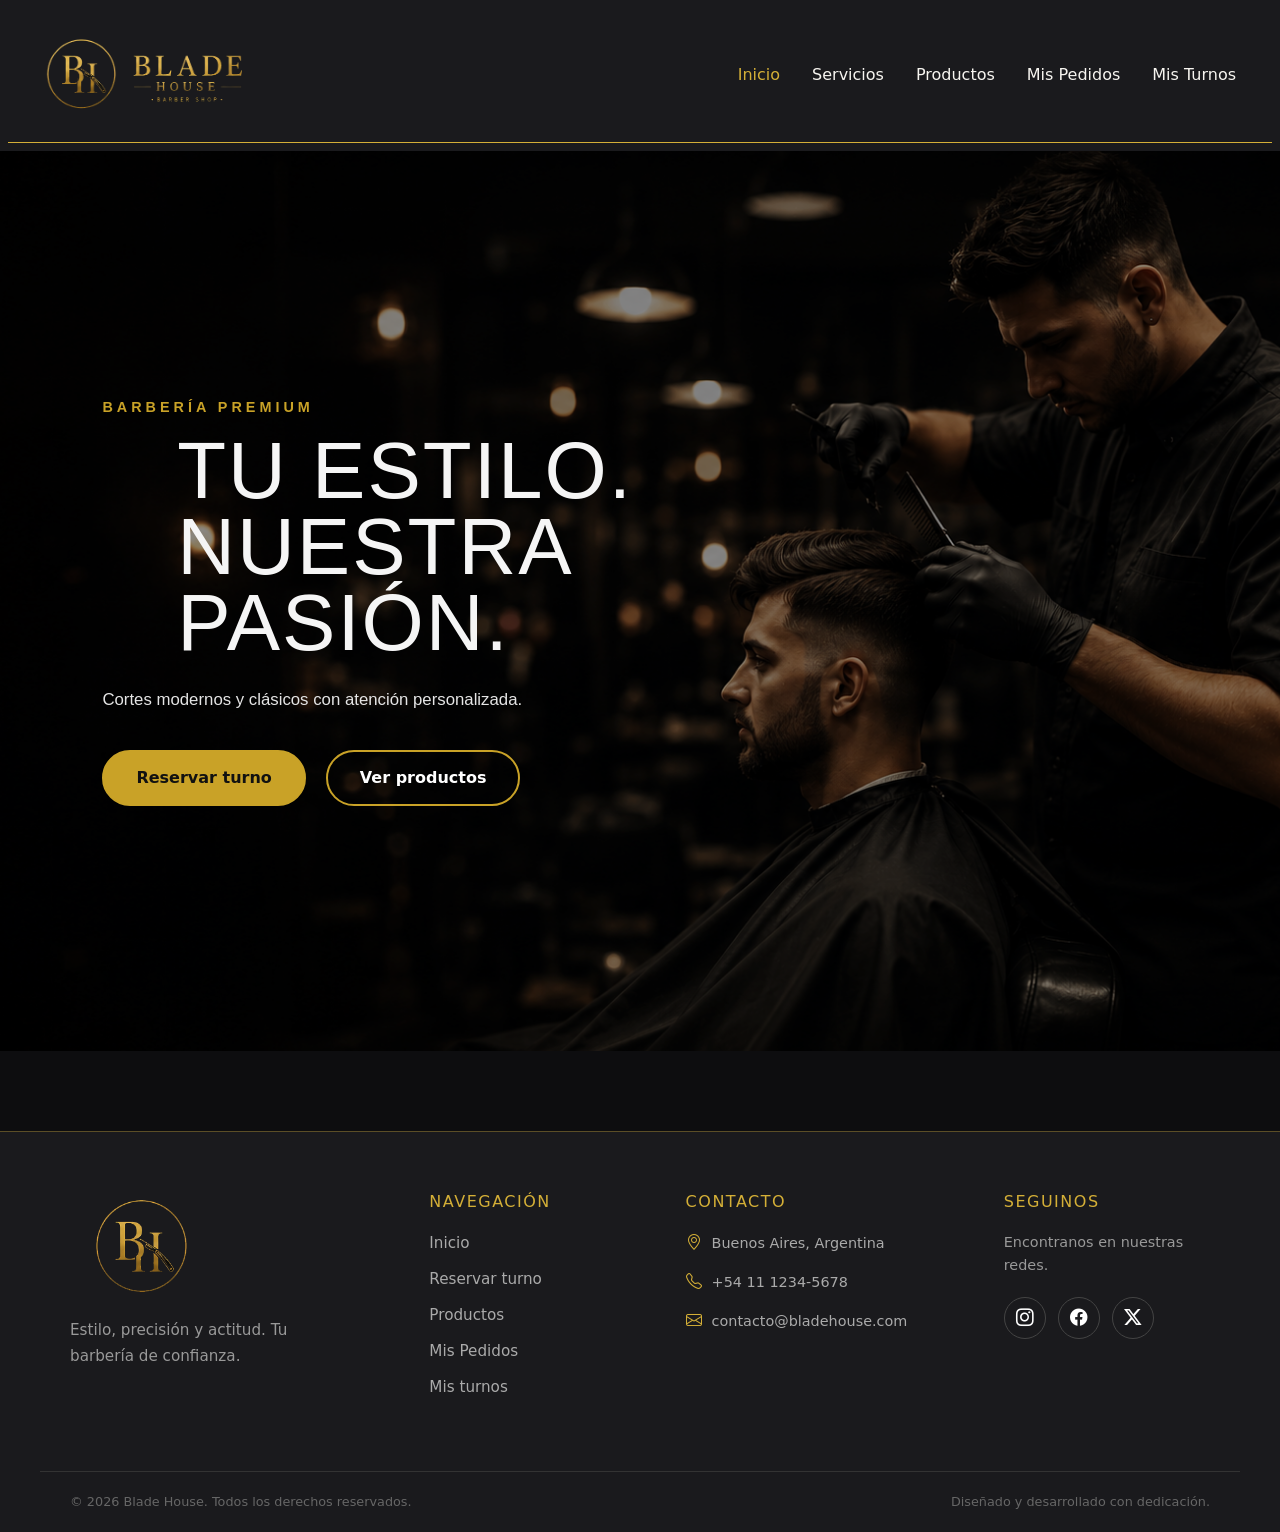
<file: index.html>
<!DOCTYPE html>
<html lang="en">
<head>
    <meta charset="UTF-8">
    <meta name="viewport" content="width=device-width, initial-scale=1.0">
    <link href="https://cdn.jsdelivr.net/npm/bootstrap@5.3.8/dist/css/bootstrap.min.css" rel="stylesheet" integrity="sha384-sRIl4kxILFvY47J16cr9ZwB07vP4J8+LH7qKQnuqkuIAvNWLzeN8tE5YBujZqJLB" crossorigin="anonymous">
    <link rel="stylesheet" href="https://cdn.jsdelivr.net/npm/bootstrap-icons@1.11.3/font/bootstrap-icons.min.css">
    <script src="https://cdn.jsdelivr.net/npm/bootstrap@5.3.8/dist/js/bootstrap.bundle.min.js" integrity="sha384-FKyoEForCGlyvwx9Hj09JcYn3nv7wiPVlz7YYwJrWVcXK/BmnVDxM+D2scQbITxI" crossorigin="anonymous" defer></script>   
    <link rel="stylesheet" href="./CSS/style.css">
    <link rel="icon" type="img/png" size="32x32" href="./img/logo-favicon.png">
    <link rel="icon" type="img/png" size="16x16" href="./img/logo-favicon.png">

    <title>Blade House</title>
</head>
<body>
    <header>
        <nav class="navbar navbar-expand-lg navbar-custom">
            <div class="container-fluid">

            
                <a class="navbar-brand d-flex align-items-center" href="index.html">
                    <img src="img/logo-header.png" alt="Logo Noir Essence" class="logo-header me-2"> 
                </a>

                
                <button class="navbar-toggler" type="button" data-bs-toggle="collapse"
                    data-bs-target="#navbarNavAltMarkup"
                    aria-controls="navbarNavAltMarkup"
                    aria-expanded="false"
                    aria-label="Toggle navigation">
                    <span class="navbar-toggler-icon"></span>
                </button>

                <!-- Enlaces de navegación -->
                <div class="collapse navbar-collapse justify-content-end" id="navbarNavAltMarkup">
                    <div class="navbar-nav">
                        <a class="nav-link active" aria-current="page" href="index.html">Inicio</a>
                        <a class="nav-link" href="pages/turnos.html">Servicios</a>
                        <a class="nav-link" href="pages/productos.html">Productos</a>
                        <a class="nav-link" href="pages/pedidos.html">Mis Pedidos</a>
                        <a class="nav-link" href="pages/misTurnos.html">Mis Turnos</a>
                    </div>
                </div>

            </div>
        </nav>        



    </header>

<main>


    <section class="hero">

        <div class="hero-content">

            <span class="hero-tag">
                BARBERÍA PREMIUM
            </span>

            <h1 class="hero-title">
                TU ESTILO.
                <br>
                NUESTRA PASIÓN.
            </h1>

            <p class="hero-description">
                Cortes modernos y clásicos con atención personalizada.
            </p>

            <div class="hero-buttons">

                <a class="hero-btn hero-btn-primary" href="pages/turnos.html" >Reservar turno </a>
                    
                

                <a class="hero-btn hero-btn-secondary" href="pages/productos.html" >Ver productos</a>
                    
              

            </div>

        </div>

    </section>




</main>

    <footer class="footer">

    <div class="footer-contenedor">


        <div class="footer-columna footer-marca">

            <a href="index.html" class="footer-logo">
                <img 
                    src="img/logo-circulo.png"
                    alt="Blade House"
                >
            </a>

            <p>
                Estilo, precisión y actitud.
                Tu barbería de confianza.
            </p>

        </div>


        <div class="footer-columna">

            <h3>Navegación</h3>

            <ul class="footer-links">

                <li>
                    <a href="index.html">
                        Inicio
                    </a>
                </li>

                <li>
                    <a href="pages/turnos.html">
                        Reservar turno
                    </a>
                </li>

                <li>
                    <a href="pages/productos.html">
                        Productos
                    </a>
                </li>

                <li>
                    <a href="pages/pedidos.html">
                        Mis Pedidos
                    </a>
                </li>

                <li>
                    <a href="pages/misTurnos.html">
                        Mis turnos
                    </a>
                </li>

            </ul>

        </div>


        <div class="footer-columna">

            <h3>Contacto</h3>

            <ul class="footer-contacto">

                <li>
                    <i class="bi bi-geo-alt"></i>
                    Buenos Aires, Argentina
                </li>

                <li>
                    <i class="bi bi-telephone"></i>
                    +54 11 1234-5678
                </li>

                <li>
                    <i class="bi bi-envelope"></i>
                    contacto@bladehouse.com
                </li>

            </ul>

        </div>


        <div class="footer-columna footer-redes">

            <h3>Seguinos</h3>

            <p>
                Encontranos en nuestras redes.
            </p>

            <div class="footer-social">

                <a href="https://www.instagram.com" target="_blank" rel="noopener noreferrer" aria-label="Instagram">
                    <i class="bi bi-instagram"></i>
                </a>

                <a href="https://www.facebook.com" target="_blank" rel="noopener noreferrer" aria-label="Facebook">
                    <i class="bi bi-facebook"></i>
                </a>

                <a href="https://twitter.com" target="_blank" rel="noopener noreferrer" aria-label="X">
                    <i class="bi bi-twitter-x"></i>
                </a>

            </div>

        </div>

    </div>

    <div class="footer-bottom">

        <p> © 2026 Blade House. Todos los derechos reservados.</p>

        <p>Diseñado y desarrollado con dedicación.</p>

    </div>

</footer>
</body>
</html>
</file>
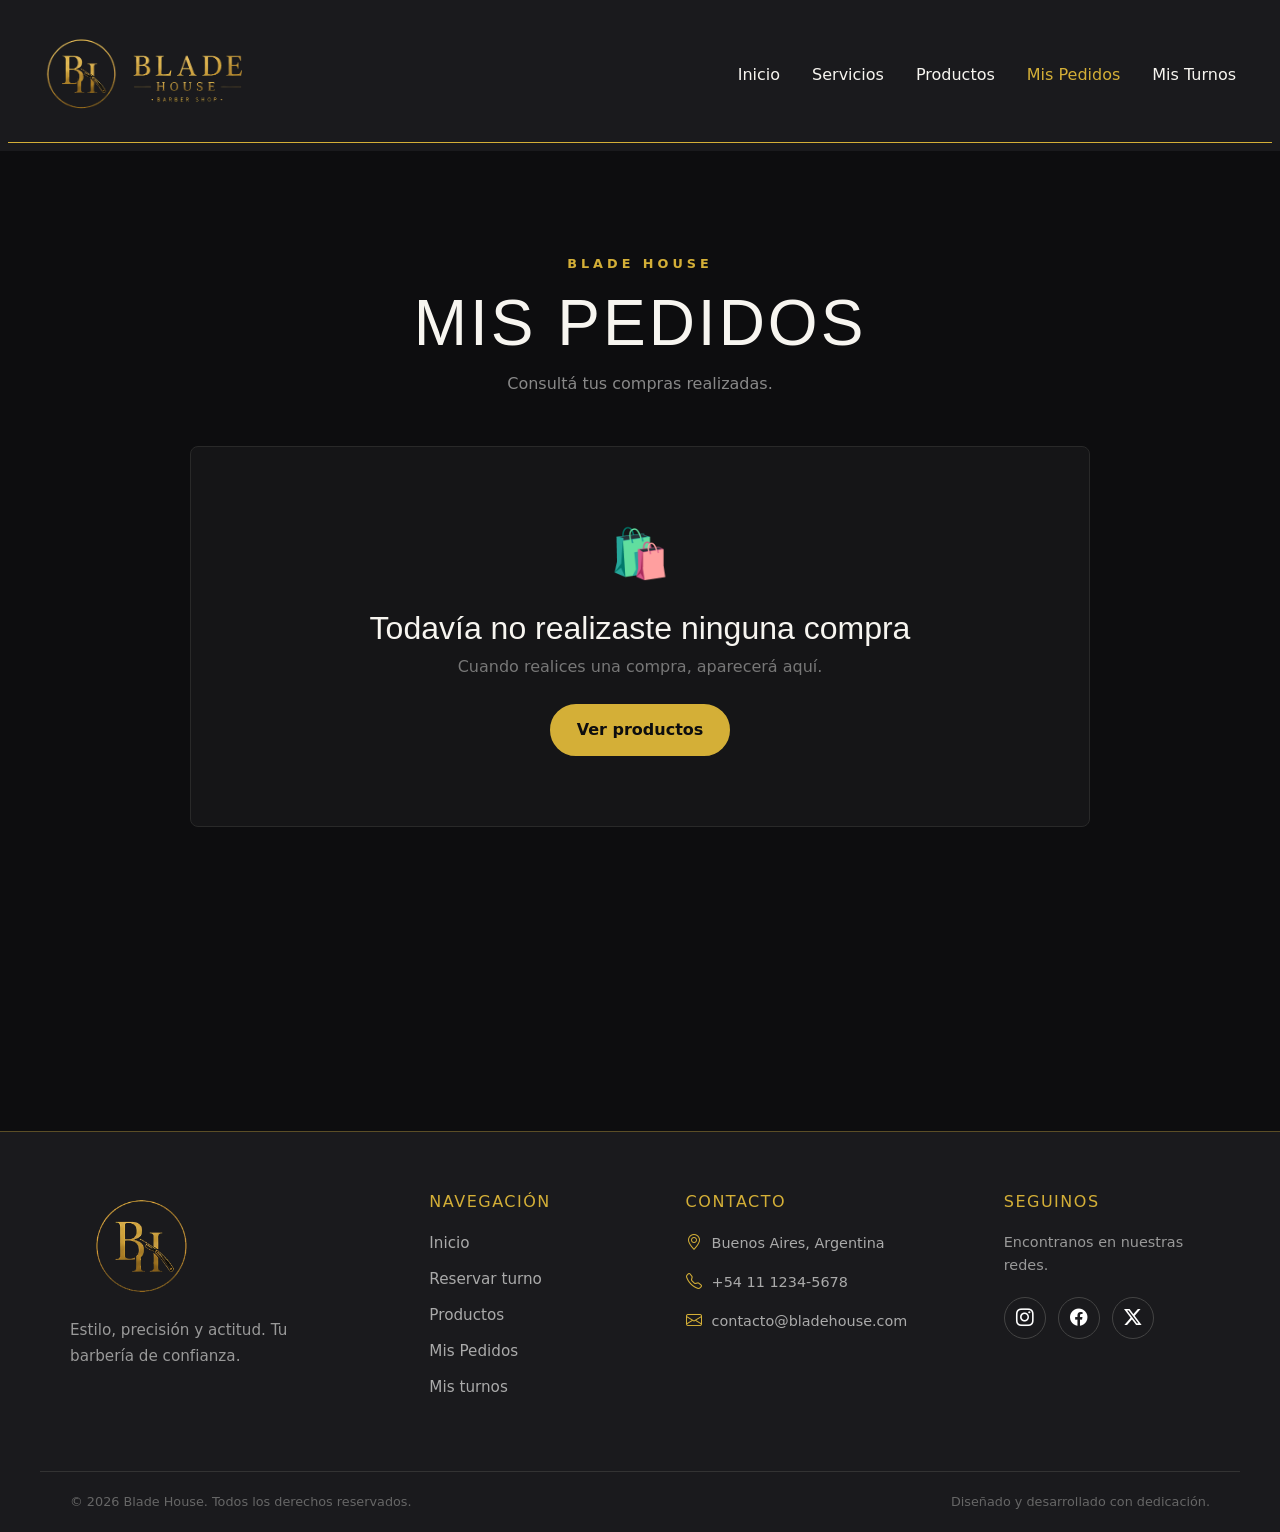
<file: pages/pedidos.html>
<!DOCTYPE html>
<html lang="es">

<head>
    <meta charset="UTF-8">
    <meta name="viewport" content="width=device-width, initial-scale=1.0">
    <link href="https://cdn.jsdelivr.net/npm/bootstrap@5.3.8/dist/css/bootstrap.min.css" rel="stylesheet">
    <link rel="stylesheet" href="https://cdn.jsdelivr.net/npm/bootstrap-icons@1.11.3/font/bootstrap-icons.min.css"
>   <script src="https://cdn.jsdelivr.net/npm/bootstrap@5.3.8/dist/js/bootstrap.bundle.min.js" defer></script>
    <script src="../JS/pedidos.js" defer></script>
    <link rel="stylesheet" href="../CSS/style.css">
    <link rel="icon" type="img/png" size="32x32" href="../img/logo-favicon.png">
    <link rel="icon" type="img/png" size="16x16" href="../img/logo-favicon.png">

    <title>Mis Pedidos</title>

</head>

<body>

    <header>
                <nav class="navbar navbar-expand-lg navbar-custom">
            <div class="container-fluid">

            
                <a class="navbar-brand d-flex align-items-center" href="../index.html">
                    <img src="../img/logo-header.png" alt="Logo Noir Essence" class="logo-header me-2"> 
                </a>

                
                <button class="navbar-toggler" type="button" data-bs-toggle="collapse"
                    data-bs-target="#navbarNavAltMarkup"
                    aria-controls="navbarNavAltMarkup"
                    aria-expanded="false"
                    aria-label="Toggle navigation">
                    <span class="navbar-toggler-icon"></span>
                </button>

                <!-- Enlaces de navegación -->
                <div class="collapse navbar-collapse justify-content-end" id="navbarNavAltMarkup">
                    <div class="navbar-nav">
                        <a class="nav-link " aria-current="page" href="../index.html">Inicio</a>
                        <a class="nav-link" href="../pages/turnos.html">Servicios</a>
                        <a class="nav-link" href="../pages/productos.html">Productos</a>
                        <a class="nav-link active" href="../pages/pedidos.html">Mis Pedidos</a>
                        <a class="nav-link" href="../pages/misTurnos.html">Mis Turnos</a>
                    </div>
                </div>


            </div>
        </nav>        

            
    </header>

    <main>

        <section class="pedidos">

            <div class="pedidos-header">

                <span>BLADE HOUSE</span>

                <h1>MIS PEDIDOS</h1>

                <p>
                    Consultá tus compras realizadas.
                </p>

            </div>


            <div
                id="pedidos-container"
                class="pedidos-container">

            </div>

        </section>

    </main>

    <footer class="footer">

    <div class="footer-contenedor">


        <div class="footer-columna footer-marca">

            <a href="../index.html" class="footer-logo">
                <img 
                    src="../img/logo-circulo.png"
                    alt="Blade House"
                >
            </a>

            <p>
                Estilo, precisión y actitud.
                Tu barbería de confianza.
            </p>

        </div>


        <div class="footer-columna">

            <h3>Navegación</h3>

            <ul class="footer-links">

                <li>
                    <a href="../index.html">
                        Inicio
                    </a>
                </li>

                <li>
                    <a href="../pages/turnos.html">
                        Reservar turno
                    </a>
                </li>

                <li>
                    <a href="../pages/productos.html">
                        Productos
                    </a>
                </li>

                <li>
                    <a href="../pages/pedidos.html">
                        Mis Pedidos
                    </a>
                </li>

                <li>
                    <a href="../pages/misTurnos.html">
                        Mis turnos
                    </a>
                </li>

            </ul>

        </div>


        <div class="footer-columna">

            <h3>Contacto</h3>

            <ul class="footer-contacto">

                <li>
                    <i class="bi bi-geo-alt"></i>
                    Buenos Aires, Argentina
                </li>

                <li>
                    <i class="bi bi-telephone"></i>
                    +54 11 1234-5678
                </li>

                <li>
                    <i class="bi bi-envelope"></i>
                    contacto@bladehouse.com
                </li>

            </ul>

        </div>


        <div class="footer-columna footer-redes">

            <h3>Seguinos</h3>

            <p>
                Encontranos en nuestras redes.
            </p>

            <div class="footer-social">

                <a href="https://www.instagram.com" target="_blank" rel="noopener noreferrer" aria-label="Instagram">
                    <i class="bi bi-instagram"></i>
                </a>

                <a href="https://www.facebook.com" target="_blank" rel="noopener noreferrer" aria-label="Facebook">
                    <i class="bi bi-facebook"></i>
                </a>

                <a href="https://twitter.com" target="_blank" rel="noopener noreferrer" aria-label="X">
                    <i class="bi bi-twitter-x"></i>
                </a>

            </div>

        </div>

    </div>

    <div class="footer-bottom">

        <p> © 2026 Blade House. Todos los derechos reservados.</p>

        <p>Diseñado y desarrollado con dedicación.</p>

    </div>

</footer>




</body>

</html>
</file>
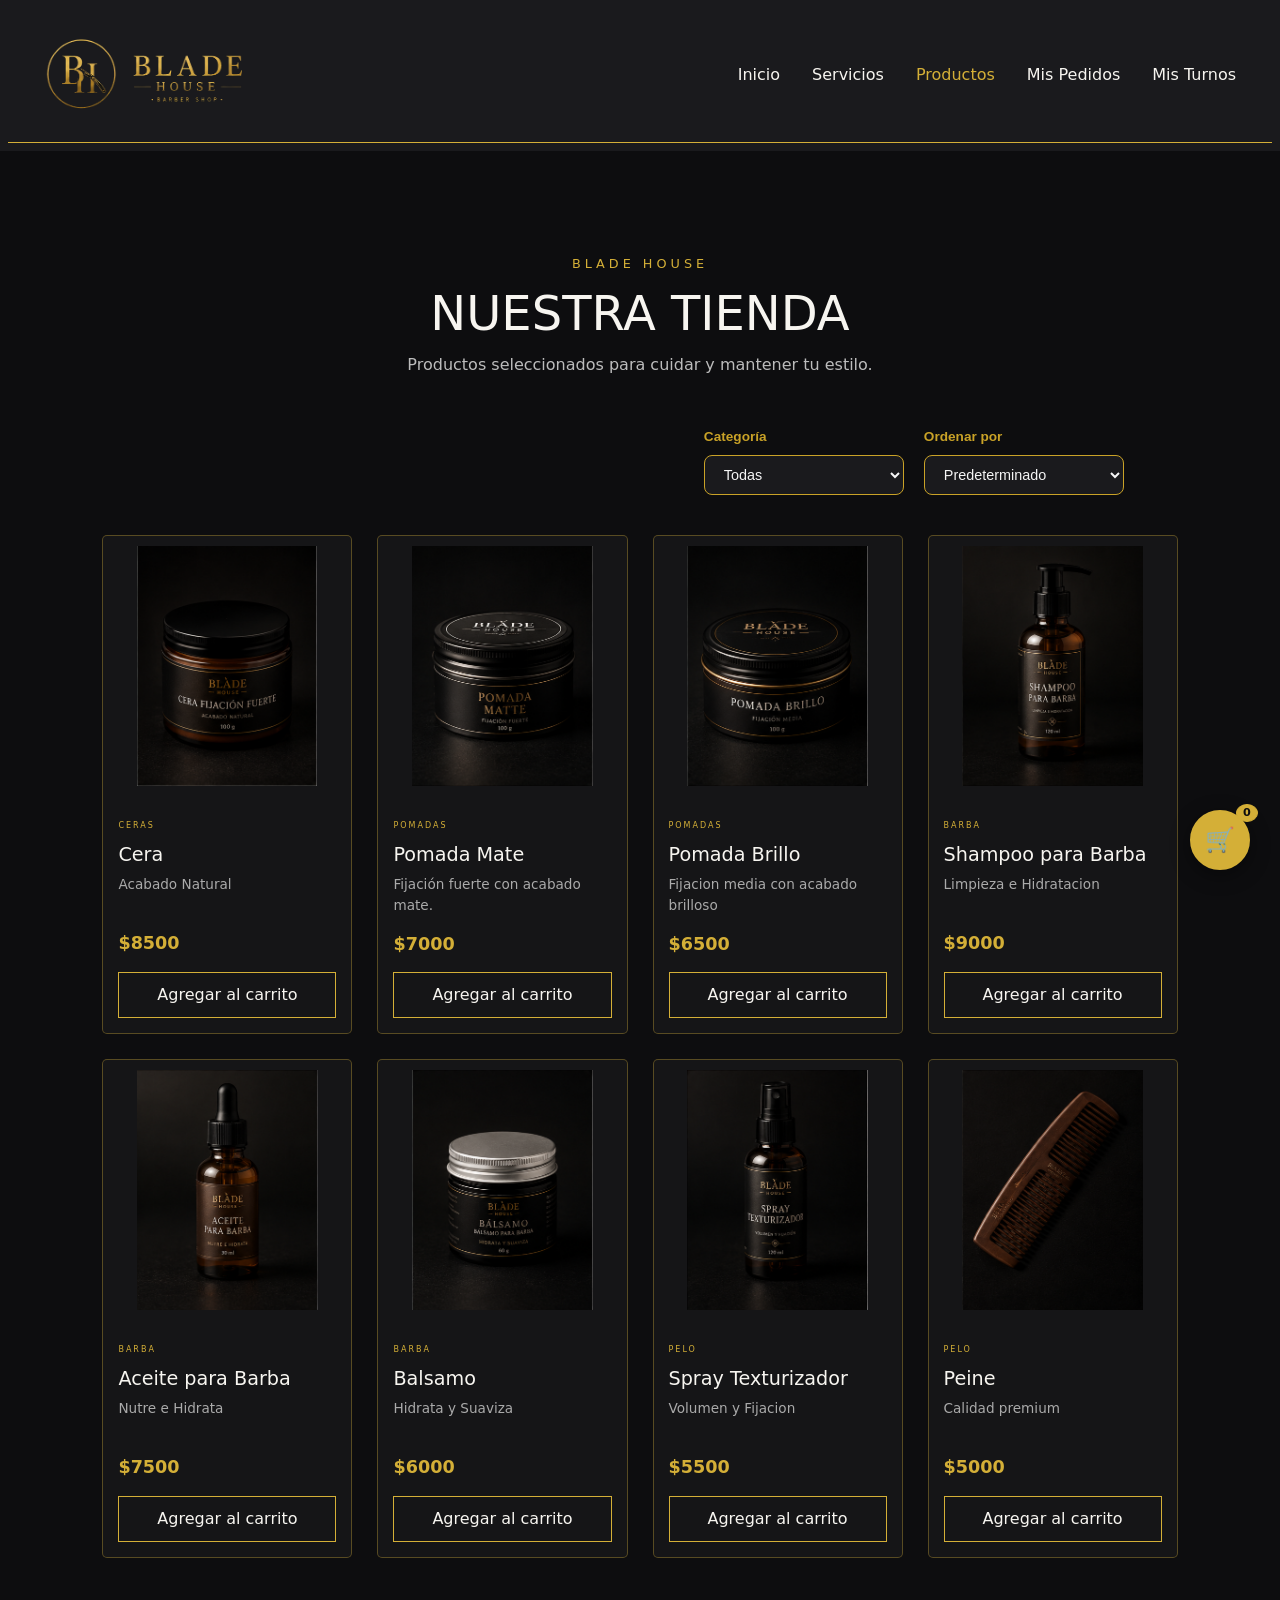
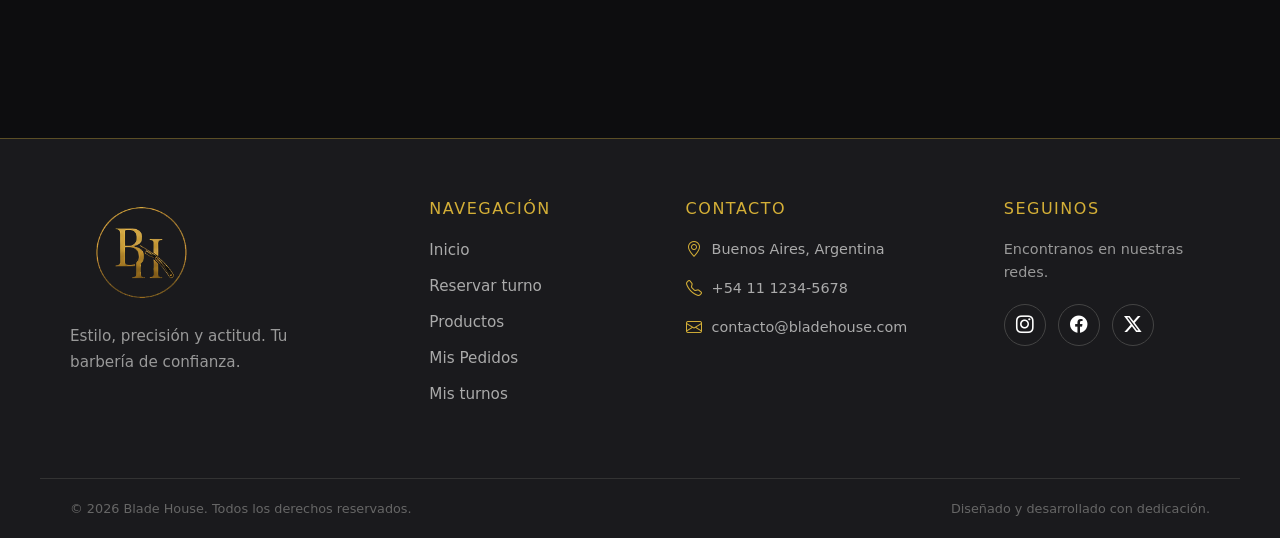
<file: pages/productos.html>
<!DOCTYPE html>
<html lang="en">
<head>
    <meta charset="UTF-8">
    <meta name="viewport" content="width=device-width, initial-scale=1.0">
    <link href="https://cdn.jsdelivr.net/npm/bootstrap@5.3.8/dist/css/bootstrap.min.css" rel="stylesheet" integrity="sha384-sRIl4kxILFvY47J16cr9ZwB07vP4J8+LH7qKQnuqkuIAvNWLzeN8tE5YBujZqJLB" crossorigin="anonymous">
    <link rel="stylesheet" href="https://cdn.jsdelivr.net/npm/bootstrap-icons@1.11.3/font/bootstrap-icons.min.css">
    <script src="https://cdn.jsdelivr.net/npm/bootstrap@5.3.8/dist/js/bootstrap.bundle.min.js" integrity="sha384-FKyoEForCGlyvwx9Hj09JcYn3nv7wiPVlz7YYwJrWVcXK/BmnVDxM+D2scQbITxI" crossorigin="anonymous" defer></script>
    <script src="../JS/productos.js" defer></script>
    <link rel="stylesheet" href="../CSS/style.css">
    <link rel="icon" type="img/png" size="32x32" href="../img/logo-favicon.png">
    <link rel="icon" type="img/png" size="16x16" href="../img/logo-favicon.png">

    <title>Tienda Blade House</title>
</head>
<body>

    <header>
                <nav class="navbar navbar-expand-lg navbar-custom">
            <div class="container-fluid">

            
                <a class="navbar-brand d-flex align-items-center" href="../index.html">
                    <img src="../img/logo-header.png" alt="Logo Noir Essence" class="logo-header me-2"> 
                </a>

                
                <button class="navbar-toggler" type="button" data-bs-toggle="collapse"
                    data-bs-target="#navbarNavAltMarkup"
                    aria-controls="navbarNavAltMarkup"
                    aria-expanded="false"
                    aria-label="Toggle navigation">
                    <span class="navbar-toggler-icon"></span>
                </button>

                <!-- Enlaces de navegación -->
                <div class="collapse navbar-collapse justify-content-end" id="navbarNavAltMarkup">
                    <div class="navbar-nav">
                        <a class="nav-link " aria-current="page" href="../index.html">Inicio</a>
                        <a class="nav-link" href="../pages/turnos.html">Servicios</a>
                        <a class="nav-link active" href="../pages/productos.html">Productos</a>
                        <a class="nav-link" href="../pages/pedidos.html">Mis Pedidos</a>
                        <a class="nav-link" href="../pages/misTurnos.html">Mis Turnos</a>
                    </div>
                </div>


            </div>
        </nav>        

            
    </header>
    <main>

        <section class="productos">

            <div class="productos-header">

                <span>BLade House</span>

                <h1>NUESTRA TIENDA</h1>

                <p>
                    Productos seleccionados para cuidar y mantener tu estilo.
                </p>

            </div>

                <div class="filtros-productos">

                <div class="filtro-grupo">

                    <label for="filtro-categoria">
                        Categoría
                    </label>

                    <select id="filtro-categoria">

                        <option value="todas">
                            Todas
                        </option>

                        <option value="Ceras">
                            Ceras
                        </option>

                        <option value="Pomadas">
                            Pomadas
                        </option>

                        <option value="Barba">
                            Barba
                        </option>

                    </select>

                </div>


                <div class="filtro-grupo">

                    <label for="orden-precio">
                        Ordenar por
                    </label>

                    <select id="orden-precio">

                        <option value="default">
                            Predeterminado
                        </option>

                        <option value="menor">
                            Precio: menor a mayor
                        </option>

                        <option value="mayor">
                            Precio: mayor a menor
                        </option>

                    </select>

                </div>

            </div>


            <div id="productos-container" class="productos-container">

            </div>

        </section>

                <button
                    id="carrito-flotante"
                    class="carrito-flotante"
                    type="button"
                    data-bs-toggle="offcanvas"
                    data-bs-target="#carritoOffcanvas"
                    aria-controls="carritoOffcanvas">

                    🛒

                    <span id="carrito-contador" class="carrito-contador">
                        0
                    </span>

                </button>


        <div 
        class="offcanvas offcanvas-end"
        tabindex="-1"
        id="carritoOffcanvas"
        aria-labelledby="carritoOffcanvasLabel">

    <div class="offcanvas-header">

        <h2 
            class="offcanvas-title"
            id="carritoOffcanvasLabel">

            Mi carrito

        </h2>

        <button 
            type="button"
            class="btn-close"
            data-bs-dismiss="offcanvas"
            aria-label="Cerrar">
        </button>

        </div>


            <div class="offcanvas-body">

                    <div id="carrito-container">

                        <!-- JavaScript va a colocar los productos acá -->

                    </div>


                    <div class="carrito-footer">

                        <div class="carrito-total">

                            <span>Total</span>

                            <strong id="carrito-total">
                                $0
                            </strong>

                        </div>


                        <button 
                            id="finalizar-compra"
                            class="btn-finalizar">

                            Finalizar compra

                        </button>

                    </div>

            </div>

        </div>




        <section id="checkout" class="checkout">

            <div class="checkout-container">

                    <div class="checkout-header">

                        <span>Blade House</span>

                        <h2>Finalizar compra</h2>

                        <p>
                            Completá tus datos para continuar con tu pedido.
                        </p>

                    </div>


                    <form id="checkout-form">

                        <div class="form-group">

                            <label for="nombre">
                                Nombre
                            </label>

                            <input
                                type="text"
                                id="nombre"
                                name="nombre"
                                placeholder="Tu nombre"
                                required
                            >

                        </div>


                        <div class="form-group">

                            <label for="apellido">
                                Apellido
                            </label>

                            <input
                                type="text"
                                id="apellido"
                                name="apellido"
                                placeholder="Tu apellido"
                                required
                            >

                        </div>


                        <div class="form-group">

                            <label for="email">
                                Email
                            </label>

                            <input
                                type="email"
                                id="email"
                                name="email"
                                placeholder="tuemail@email.com"
                                required
                            >

                        </div>


                        <div class="form-group">

                            <label for="telefono">
                                Teléfono
                            </label>

                            <input
                                type="tel"
                                id="telefono"
                                name="telefono"
                                placeholder="11 1234-5678"
                                required
                            >

                        </div>

                        <div id="checkout-mensaje"></div>
                        <button
                            type="submit"
                            class="btn-continuar">

                            Continuar

                        </button>

                    </form>

            </div>



            <div id="resumen-pedido" class="resumen-pedido">

                <div class="resumen-header">

                    <span>BLADE HOUSE</span>

                    <h2>Revisá tu pedido</h2>

                    <p>
                        Verificá que los datos y productos sean correctos.
                    </p>

                </div>


                <div id="resumen-productos" class="resumen-productos">

                </div>


                <div class="resumen-total">

                    <span>Total</span>

                    <strong id="resumen-total-precio">
                        $0
                    </strong>

                </div>


                <div class="resumen-botones">

                    <button
                        type="button"
                        id="volver-checkout"
                        class="btn-volver">

                        Volver

                    </button>


                    <button
                        type="button"
                        id="confirmar-compra"
                        class="btn-confirmar">

                        Confirmar compra

                    </button>

                </div>

            </div>



        </section>


        <section id="compra-exitosa" class="compra-exitosa">

            <div class="compra-exitosa-container">

                <div class="compra-icono">
                    ✓
                </div>

                <span>BLADE HOUSE</span>

                <h2>¡COMPRA REALIZADA!</h2>

                <p>
                    Gracias por confiar en Blade House.
                    Tu pedido fue registrado correctamente.
                </p>

                <div class="numero-pedido">

                    <small>Número de pedido</small>

                    <strong id="numero-pedido">
                        BH-000000
                    </strong>

                </div>

                <button
                    id="volver-tienda"
                    class="btn-volver-tienda">

                    Volver a la tienda

                </button>

            </div>

        </section>


    </main>
    

    <footer class="footer">

    <div class="footer-contenedor">


        <div class="footer-columna footer-marca">

            <a href="../index.html" class="footer-logo">
                <img 
                    src="../img/logo-circulo.png"
                    alt="Blade House"
                >
            </a>

            <p>
                Estilo, precisión y actitud.
                Tu barbería de confianza.
            </p>

        </div>


        <div class="footer-columna">

            <h3>Navegación</h3>

            <ul class="footer-links">

                <li>
                    <a href="../index.html">
                        Inicio
                    </a>
                </li>

                <li>
                    <a href="../pages/turnos.html">
                        Reservar turno
                    </a>
                </li>

                <li>
                    <a href="../pages/productos.html">
                        Productos
                    </a>
                </li>

                <li>
                    <a href="../pages/pedidos.html">
                        Mis Pedidos
                    </a>
                </li>

                <li>
                    <a href="../pages/misTurnos.html">
                        Mis turnos
                    </a>
                </li>

            </ul>

        </div>


        <div class="footer-columna">

            <h3>Contacto</h3>

            <ul class="footer-contacto">

                <li>
                    <i class="bi bi-geo-alt"></i>
                    Buenos Aires, Argentina
                </li>

                <li>
                    <i class="bi bi-telephone"></i>
                    +54 11 1234-5678
                </li>

                <li>
                    <i class="bi bi-envelope"></i>
                    contacto@bladehouse.com
                </li>

            </ul>

        </div>


        <div class="footer-columna footer-redes">

            <h3>Seguinos</h3>

            <p>
                Encontranos en nuestras redes.
            </p>

            <div class="footer-social">

                <a href="https://www.instagram.com" target="_blank" rel="noopener noreferrer" aria-label="Instagram">
                    <i class="bi bi-instagram"></i>
                </a>

                <a href="https://www.facebook.com" target="_blank" rel="noopener noreferrer" aria-label="Facebook">
                    <i class="bi bi-facebook"></i>
                </a>

                <a href="https://twitter.com" target="_blank" rel="noopener noreferrer" aria-label="X">
                    <i class="bi bi-twitter-x"></i>
                </a>

            </div>

        </div>

    </div>

    <div class="footer-bottom">

        <p> © 2026 Blade House. Todos los derechos reservados.</p>

        <p>Diseñado y desarrollado con dedicación.</p>

    </div>

</footer>

</body>
</html>
</file>
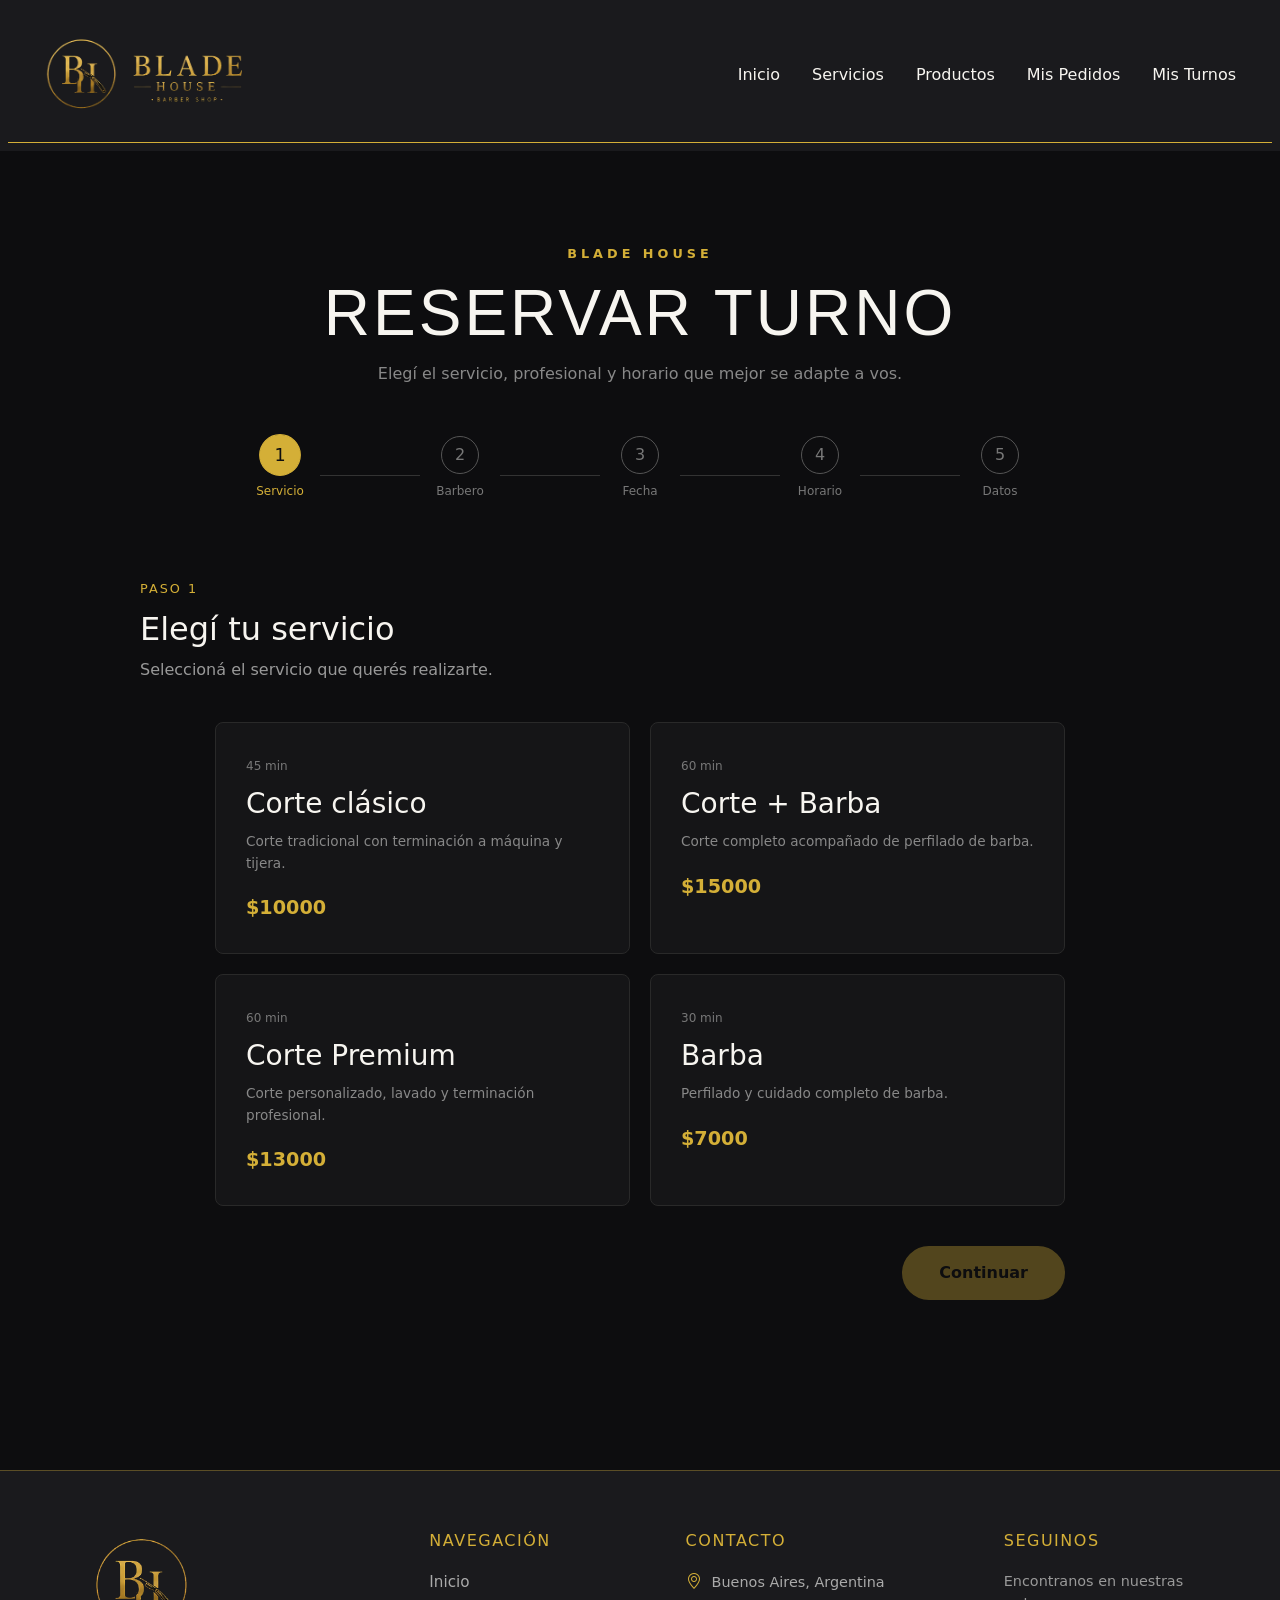
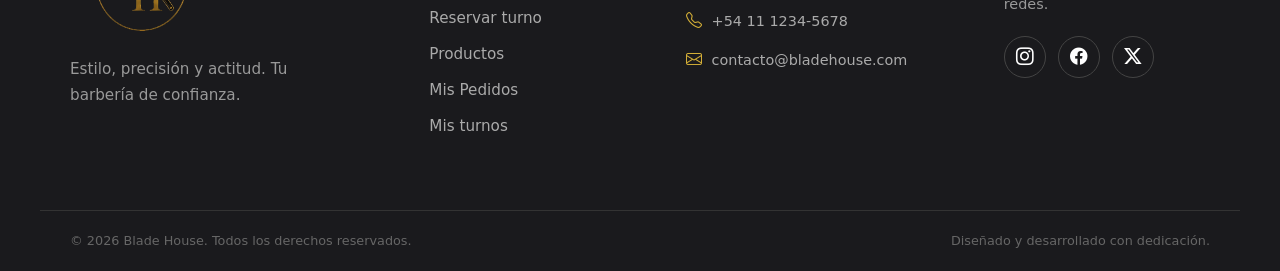
<file: pages/turnos.html>
<!DOCTYPE html>
<html lang="en">
<head>
    <meta charset="UTF-8">
    <meta name="viewport" content="width=device-width, initial-scale=1.0">
    <link href="https://cdn.jsdelivr.net/npm/bootstrap@5.3.8/dist/css/bootstrap.min.css" rel="stylesheet" integrity="sha384-sRIl4kxILFvY47J16cr9ZwB07vP4J8+LH7qKQnuqkuIAvNWLzeN8tE5YBujZqJLB" crossorigin="anonymous">
    <link rel="stylesheet" href="https://cdn.jsdelivr.net/npm/bootstrap-icons@1.11.3/font/bootstrap-icons.min.css">
    <script src="https://cdn.jsdelivr.net/npm/bootstrap@5.3.8/dist/js/bootstrap.bundle.min.js" integrity="sha384-FKyoEForCGlyvwx9Hj09JcYn3nv7wiPVlz7YYwJrWVcXK/BmnVDxM+D2scQbITxI" crossorigin="anonymous" defer></script>
    <script src="../JS/turnos.js" defer></script>
    <link rel="stylesheet" href="../CSS/style.css">
    <link rel="icon" type="img/png" size="32x32" href="../img/logo-favicon.png">
    <link rel="icon" type="img/png" size="16x16" href="../img/logo-favicon.png">

    <title>Agendar Servicio</title>
</head>
<body>

    <header>
                <nav class="navbar navbar-expand-lg navbar-custom">
            <div class="container-fluid">

            
                <a class="navbar-brand d-flex align-items-center" href="../index.html">
                    <img src="../img/logo-header.png" alt="Logo Noir Essence" class="logo-header me-2"> 
                </a>

                
                <button class="navbar-toggler" type="button" data-bs-toggle="collapse"
                    data-bs-target="#navbarNavAltMarkup"
                    aria-controls="navbarNavAltMarkup"
                    aria-expanded="false"
                    aria-label="Toggle navigation">
                    <span class="navbar-toggler-icon"></span>
                </button>

                <!-- Enlaces de navegación -->
                <div class="collapse navbar-collapse justify-content-end" id="navbarNavAltMarkup">
                    <div class="navbar-nav">
                        <a class="nav-link" aria-current="page" href="../index.html">Inicio</a>
                        <a class="nav-link " href="../pages/turnos.html">Servicios</a>
                        <a class="nav-link" href="../pages/productos.html">Productos</a>
                        <a class="nav-link" href="../pages/pedidos.html">Mis Pedidos</a>
                        <a class="nav-link" href="../pages/misTurnos.html">Mis Turnos</a>
                    </div>
                </div>

            </div>
        </nav>        

            
    </header>

    <main>

        <section class="turnos">

            <div class="turnos-header">

                <span>BLADE HOUSE</span>

                <h1>RESERVAR TURNO</h1>

                <p>
                    Elegí el servicio, profesional y horario
                    que mejor se adapte a vos.
                </p>

            </div>


           

            <div class="turnos-progreso">

                <div class="paso activo">

                    <span>1</span>

                    <p>Servicio</p>

                </div>


                <div class="linea"></div>


                <div class="paso">

                    <span>2</span>

                    <p>Barbero</p>

                </div>


                <div class="linea"></div>


                <div class="paso">

                    <span>3</span>

                    <p>Fecha</p>

                </div>


                <div class="linea"></div>


                <div class="paso">

                    <span>4</span>

                    <p>Horario</p>

                </div>


                <div class="linea"></div>


                <div class="paso">

                    <span>5</span>

                    <p>Datos</p>

                </div>

            </div>


            
            <div class="turnos-contenedor">


                

                    <div
                        id="paso-servicio"
                        class="turno-paso activo">

                        <div class="paso-header">

                            <span>PASO 1</span>

                            <h2>
                                Elegí tu servicio
                            </h2>

                            <p>
                                Seleccioná el servicio que querés realizarte.
                            </p>

                        </div>


                        <div
                            id="servicios-container"
                            class="servicios-turno">

                        </div>


                        <div class="paso-footer">

                            <button
                                id="btn-servicio"
                                class="btn-turno"
                                disabled>

                                Continuar

                            </button>

                        </div>

                    </div>


                </div>

            </div>

                <!-- PASO 2 -->

                <div class="turno-paso" id="paso-barbero">

                    <div class="paso-header">

                        <span>PASO 2</span>

                        <h2>Elegí tu barbero</h2>

                        <p>
                            Seleccioná el profesional con el que querés realizarte el servicio.
                        </p>

                    </div>

                    <div 
                        id="barberos-container" 
                        class="barberos-container">
                    </div>

                    <div class="paso-botones">

                        <button 
                            type="button"
                            id="volver-servicio"
                            class="btn-turno btn-secundario">

                            Volver

                        </button>

                        <button 
                            type="button"
                            id="continuar-barbero"
                            class="btn-turno btn-principal">

                            Continuar

                        </button>

                    </div>

                </div>

            </div>
            <!-- PASO 3 -->

                <div class="turno-paso" id="paso-fecha">

                    <div class="paso-header">

                        <span>PASO 3</span>

                        <h2>Elegí la fecha</h2>

                        <p>
                            Seleccioná el día en el que querés reservar tu turno.
                        </p>

                    </div>


                    <div class="calendario-container">

                        <div class="calendario-header">

                            <button
                                type="button"
                                id="mes-anterior"
                                class="calendario-btn">

                                ‹

                            </button>

                            <h3 id="mes-actual"></h3>

                            <button
                                type="button"
                                id="mes-siguiente"
                                class="calendario-btn">

                                ›

                            </button>

                        </div>


                        <div class="calendario-semana">

                            <span>Lun</span>
                            <span>Mar</span>
                            <span>Mié</span>
                            <span>Jue</span>
                            <span>Vie</span>
                            <span>Sáb</span>
                            <span>Dom</span>

                        </div>


                        <div
                            id="calendario-dias"
                            class="calendario-dias">

                        </div>

                    </div>


                    <div class="paso-botones">

                        <button
                            type="button"
                            id="volver-barbero"
                            class="btn-turno btn-secundario">

                            Volver

                        </button>

                        <button
                            type="button"
                            id="continuar-fecha"
                            class="btn-turno btn-principal"
                            disabled>

                            Continuar

                        </button>

                    </div>

                </div>

                <!-- PASO 4 -->

            <div class="turno-paso" id="paso-horario">

                <div class="paso-header">

                    <span>PASO 4</span>

                    <h2>Elegí el horario</h2>

                    <p>
                        Seleccioná el horario que preferís para tu turno.
                    </p>

                </div>


                <div class="horarios-container" id="horarios-container">


                </div>


                <div class="paso-botones">

                    <button
                        type="button"
                        id="volver-fecha"
                        class="btn-turno btn-secundario">

                        Volver

                    </button>

                    <button
                        type="button"
                        id="continuar-horario"
                        class="btn-turno btn-principal"
                        disabled>

                        Continuar

                    </button>

                </div>

            </div>

            <!-- PASO 5 -->

                <div class="turno-paso" id="paso-datos">

                    <div class="paso-header">

                        <span>PASO 5</span>

                        <h2>Completá tus datos</h2>

                        <p>
                            Necesitamos algunos datos para confirmar tu turno.
                        </p>

                    </div>


                    <form id="formulario-datos">

                        <div class="datos-grid">

                            <div class="campo-dato">

                                <label for="nombre">
                                    Nombre y apellido
                                </label>

                                <input
                                    type="text"
                                    id="nombre"
                                    name="nombre"
                                    placeholder="Ej: Juan Pérez"
                                    required>

                            </div>


                            <div class="campo-dato">

                                <label for="telefono">
                                    Teléfono
                                </label>

                                <input
                                    type="tel"
                                    id="telefono"
                                    name="telefono"
                                    placeholder="Ej: 11 1234-5678"
                                    required>

                            </div>


                            <div class="campo-dato">

                                <label for="email">
                                    Email
                                </label>

                                <input
                                    type="email"
                                    id="email"
                                    name="email"
                                    placeholder="Ej: juan@email.com"
                                    required>

                            </div>


                            <div class="campo-dato">

                                <label for="comentario">
                                    Observaciones
                                    <span>(opcional)</span>
                                </label>

                                <textarea
                                    id="comentario"
                                    name="comentario"
                                    placeholder="¿Querés dejarnos alguna indicación?"></textarea>

                            </div>

                        </div>


                        <div class="paso-botones">

                            <button
                                type="button"
                                id="volver-horario"
                                class="btn-turno btn-secundario">

                                Volver

                            </button>


                            <button
                                type="submit"
                                id="confirmar-datos"
                                class="btn-turno btn-principal">

                                Confirmar turno

                            </button>

                        </div>

                    </form>

                </div>

                <!-- CONFIRMACIÓN -->

                        <div class="turno-paso" id="paso-confirmacion">

                            <div class="paso-header">

                                <span>RESERVA</span>

                                <h2>Confirmá tu turno</h2>

                                <p>
                                    Revisá los datos antes de confirmar tu reserva.
                                </p>

                            </div>


                            <div class="resumen-turno">

                                <div class="resumen-item">

                                    <span>Servicio</span>

                                    <strong id="resumen-servicio"></strong>

                                </div>


                                <div class="resumen-item">

                                    <span>Barbero</span>

                                    <strong id="resumen-barbero"></strong>

                                </div>


                                <div class="resumen-item">

                                    <span>Fecha</span>

                                    <strong id="resumen-fecha"></strong>

                                </div>


                                <div class="resumen-item">

                                    <span>Horario</span>

                                    <strong id="resumen-horario"></strong>

                                </div>


                                <div class="resumen-separador"></div>


                                <div class="resumen-item">

                                    <span>Cliente</span>

                                    <strong id="resumen-nombre"></strong>

                                </div>


                                <div class="resumen-item">

                                    <span>Teléfono</span>

                                    <strong id="resumen-telefono"></strong>

                                </div>


                                <div class="resumen-item">

                                    <span>Email</span>

                                    <strong id="resumen-email"></strong>

                                </div>


                                <div
                                    class="resumen-observacion"
                                    id="resumen-observacion-container">

                                    <span>Observaciones</span>

                                    <p id="resumen-comentario"></p>

                                </div>

                            </div>


                            <div class="paso-botones">

                                <button
                                    type="button"
                                    id="volver-datos"
                                    class="btn-turno btn-secundario">

                                    Volver

                                </button>


                                <button
                                    type="button"
                                    id="confirmar-reserva"
                                    class="btn-turno btn-principal">

                                    Confirmar reserva

                                </button>

                            </div>

                        </div>

                        <!-- RESERVA CONFIRMADA -->

                <div class="turno-paso" id="reserva-confirmada">

                    <div class="reserva-exito">

                        <div class="reserva-icono">
                            ✓
                        </div>

                        <span>¡RESERVA CONFIRMADA!</span>

                        <h2>
                            Tu turno fue reservado correctamente
                        </h2>

                        <p>
                            Te esperamos en Blade House.
                        </p>

                        <div class="codigo-reserva">

                            <span>Código de reserva</span>

                            <strong id="codigo-reserva"></strong>

                        </div>

                        <div class="resumen-confirmado">

                            <div>
                                <span>Servicio</span>
                                <strong id="final-servicio"></strong>
                            </div>

                            <div>
                                <span>Barbero</span>
                                <strong id="final-barbero"></strong>
                            </div>

                            <div>
                                <span>Fecha</span>
                                <strong id="final-fecha"></strong>
                            </div>

                            <div>
                                <span>Horario</span>
                                <strong id="final-horario"></strong>
                            </div>

                        </div>

                        <button
                            type="button"
                            id="nuevo-turno"
                            class="btn-turno btn-principal">

                            Reservar otro turno

                        </button>

                    </div>

                </div>







        </section>


    </main>


    <footer class="footer">

    <div class="footer-contenedor">


        <div class="footer-columna footer-marca">

            <a href="../index.html" class="footer-logo">
                <img 
                    src="../img/logo-circulo.png"
                    alt="Blade House"
                >
            </a>

            <p>
                Estilo, precisión y actitud.
                Tu barbería de confianza.
            </p>

        </div>


        <div class="footer-columna">

            <h3>Navegación</h3>

            <ul class="footer-links">

                <li>
                    <a href="../index.html">
                        Inicio
                    </a>
                </li>

                <li>
                    <a href="../pages/turnos.html">
                        Reservar turno
                    </a>
                </li>

                <li>
                    <a href="../pages/productos.html">
                        Productos
                    </a>
                </li>

                <li>
                    <a href="../pages/pedidos.html">
                        Mis Pedidos
                    </a>
                </li>

                <li>
                    <a href="../pages/misTurnos.html">
                        Mis turnos
                    </a>
                </li>

            </ul>

        </div>


        <div class="footer-columna">

            <h3>Contacto</h3>

            <ul class="footer-contacto">

                <li>
                    <i class="bi bi-geo-alt"></i>
                    Buenos Aires, Argentina
                </li>

                <li>
                    <i class="bi bi-telephone"></i>
                    +54 11 1234-5678
                </li>

                <li>
                    <i class="bi bi-envelope"></i>
                    contacto@bladehouse.com
                </li>

            </ul>

        </div>


        <div class="footer-columna footer-redes">

            <h3>Seguinos</h3>

            <p>
                Encontranos en nuestras redes.
            </p>

            <div class="footer-social">

                <a href="https://www.instagram.com" target="_blank" rel="noopener noreferrer" aria-label="Instagram">
                    <i class="bi bi-instagram"></i>
                </a>

                <a href="https://www.facebook.com" target="_blank" rel="noopener noreferrer" aria-label="Facebook">
                    <i class="bi bi-facebook"></i>
                </a>

                <a href="https://twitter.com" target="_blank" rel="noopener noreferrer" aria-label="X">
                    <i class="bi bi-twitter-x"></i>
                </a>

            </div>

        </div>

    </div>

    <div class="footer-bottom">

        <p> © 2026 Blade House. Todos los derechos reservados.</p>

        <p>Diseñado y desarrollado con dedicación.</p>

    </div>

</footer>

    
</body>
</html>
</file>
<file: CSS/style.css>
* {
  margin: 0;
  padding: 0;
  box-sizing: border-box;
}

body {
  background-color: #0D0D0F;
}

header {
  background-color: #1A1A1D;
  padding: 0.5rem;
  text-align: center;
}

.btn-gold {
  background-color: #D4AF37;
  color: #0D0D0F;
  padding: 12px 28px;
  border: none;
  border-radius: 20px;
  transition: 0.3s ease;
  font-weight: 600;
}
.btn-gold:hover {
  transform: translateY(-3px);
  opacity: 0.9;
}

.navbar-custom {
  background-color: #1A1A1D;
  backdrop-filter: blur(10px);
  padding: 0.1rem 1rem;
  border-bottom: 1px #D4AF37 solid;
}
.navbar-custom .navbar-brand {
  color: #D4AF37;
  font-size: 1.8rem;
  font-weight: 600;
  letter-spacing: 3px;
  transition: 0.3s ease;
}
.navbar-custom .navbar-brand:hover {
  color: #D4AF37;
}
.navbar-custom .navbar-brand span {
  font-family: "Cormorant Garamond", serif;
}
.navbar-custom .nav-link {
  color: #F7F5F0;
  position: relative;
  margin-left: 1rem;
  font-weight: 500;
  transition: 0.3s ease;
}
.navbar-custom .nav-link:hover {
  color: #D4AF37;
}
.navbar-custom .navbar-nav .nav-link.active {
  color: #D4AF37;
}
.navbar-custom .navbar-toggler {
  border: 2px solid #D4AF37;
}
.navbar-custom .navbar-toggler-icon {
  filter: invert(1);
}

.logo-header {
  width: 224px;
  height: 120px;
  object-fit: contain;
  margin-bottom: 1px;
}

.hero {
    min-height: 100vh;

    background-image: url("../img/fondo_barber.png");

    background-size: cover;
    background-position: center;

    position: relative;

    display: flex;
    align-items: center;
}


.hero-btn {
    display: inline-flex;
    align-items: center;
    justify-content: center;

    padding: 14px 32px;

    border-radius: 50px;

    font-size: 1rem;
    font-weight: 600;

    text-decoration: none;

    cursor: pointer;

    transition: all .3s ease;
}


.hero-btn-primary {
    background-color: #C9A227;
    color: #111111;
    border: 2px solid #C9A227;
}

.hero-btn-primary:hover {

    transform: translateY(-3px);

    box-shadow: 0 10px 25px rgba(201,162,39,.35);

    background-color: #d8b646;
}


.hero-btn-secondary {

    color: white;

    border: 2px solid #C9A227;

    background: transparent;
}


.hero-btn-secondary:hover {

    background: #C9A227;

    color: #111111;

    transform: translateY(-3px);
}

.hero-title{
    font-family: "Bebas Neue", sans-serif;
    font-size: 3rem;
    font-weight: 10;
    line-height: 0.95;
    letter-spacing: 1.5px;
    color: #F5F5F5;
    margin-bottom: 1.5rem;
    margin-left: 10%;
}

.hero-tag {
    display: block;

    color: #C9A227;

    font-family: "Poppins", sans-serif;

    font-size: 0.9rem;

    font-weight: 600;

    letter-spacing: 4px;

    margin-bottom: 15px;
}

.hero-description{
    max-width: 500px;

    color: #bcbcbc;

    font-size: 0.9rem;

    line-height: 1.2;

    margin-bottom: 2.5rem;

    text-align: left;
}

.hero::before {
    content: "";

    position: absolute;

    inset: 0;

    background: rgba(0, 0, 0, 0.45);
}


.hero-content {
    position: relative;
    z-index: 1;

    margin-left: 8%;
}

.hero h1 {
    font-family: "Bebas Neue", sans-serif;

    font-size: 5rem;

    line-height: 0.95;

    letter-spacing: 2px;

    color: #F5F5F5;

    margin-bottom: 25px;
}

.hero h1 span {
    color: #C9A227;
}

.hero p {
    max-width: 500px;

    color: #E5E5E5;

    font-family: "Poppins", sans-serif;

    font-size: 1.05rem;

    line-height: 1.7;

    margin-bottom: 35px;
}

.hero-buttons {
    display: flex;

    gap: 20px;
}

@media (max-width: 600px) {

    .hero {

        min-height: 100svh;

        background-size: cover;

        background-position: 65% center;

        align-items: center;

    }


    .hero-content {

        width: 100%;

        margin-left: 0;

        padding: 0 25px;

    }


    .hero-tag {

        font-size: 0.7rem;

        letter-spacing: 3px;

        margin-bottom: 12px;

    }


    .hero h1 {

        font-size: 3.4rem;

        line-height: 0.95;

        letter-spacing: 1px;

        margin-bottom: 20px;

    }


    .hero-description {

        max-width: 320px;

        font-size: 0.9rem;

        line-height: 1.5;

        margin-bottom: 30px;

    }


    .hero-buttons {

        flex-direction: column;

        align-items: flex-start;

        gap: 12px;

    }


    .hero-btn {

        width: 100%;

        max-width: 280px;

        padding: 13px 25px;

        font-size: 0.9rem;

    }

}

@media (max-width: 650px) {

    .navbar-brand img {
        width: 140px;
        height: auto;
    }

    .navbar {
        padding-left: 15px;
        padding-right: 15px;
    }

}

html {
    scroll-behavior: smooth;
}

.productos {
    min-height: 100vh;
    padding: 100px 8%;
    background-color: #0D0D0F;
}

.productos-container {
    display: grid;
    grid-template-columns: repeat(4, minmax(180px, 230px));
    justify-content: center;
    gap: 25px;
}

.producto-card {
    background-color: #151517;
    border: 1px solid rgba(212, 175, 55, 0.35);
    border-radius: 5px;
    overflow: hidden;
    transition: transform 0.3s ease, box-shadow 0.3s ease;
}


.productos-header {
    text-align: center;
    margin-bottom: 50px;
}

.productos-header span {
    color: #D4AF37;
    font-size: 0.8rem;
    letter-spacing: 4px;
    text-transform: uppercase;
}

.productos-header h1 {
    color: #F7F5F0;
    font-size: 3rem;
    margin: 10px 0;
}

.productos-header p {
    color: #bcbcbc;
}


.productos-container {
    display: grid;

    grid-template-columns: repeat(4, 1fr);

    gap: 25px;
}

.producto-card:hover {
    transform: translateY(-6px);

    box-shadow: 0 12px 30px rgba(0, 0, 0, 0.5);
}

.producto-card img {
    width: 100%;
    height: 260px;
    align-self: center;
    object-fit: contain;
    display: block;
    padding: 10px;
}

.producto-info {
    padding: 15px;
}

.producto-categoria {
    color: #D4AF37;

    font-size: 0.5rem;

    text-transform: uppercase;

    letter-spacing: 2px;
}

.producto-info h2 {
    color: #F7F5F0;

    font-size: 1.2rem;

    margin: 8px 0;
}

.producto-info p {
    color: #aaa;

    font-size: 0.85rem;

    min-height: 40px;
}

.producto-precio {
    display: block;

    color: #D4AF37;

    font-size: 1.1rem;

    font-weight: 600;

    margin: 15px 0;
}

.producto-btn {
    width: 100%;

    padding: 10px;

    background-color: transparent;

    border: 1px solid #D4AF37;

    color: #F7F5F0;

    cursor: pointer;

    transition: 0.3s ease;
}

.producto-btn:hover {
    background-color: #D4AF37;

    color: #0D0D0F;
}

.filtros-productos {

    display: flex;

    justify-content: flex-end;

    align-items: flex-end;

    gap: 20px;

    margin-bottom: 40px;

    padding: 0 5%;

}


.filtro-grupo {

    display: flex;

    flex-direction: column;

    gap: 8px;

}


.filtro-grupo label {

    color: #C9A227;

    font-family: "Poppins", sans-serif;

    font-size: 0.85rem;

    font-weight: 600;

}


.filtro-grupo select {

    min-width: 200px;

    padding: 10px 15px;

    background-color: #1A1A1D;

    color: #F5F5F5;

    border: 1px solid #C9A227;

    border-radius: 8px;

    font-family: "Poppins", sans-serif;

    font-size: 0.9rem;

    cursor: pointer;

    outline: none;

}


.filtro-grupo select:focus {

    box-shadow: 0 0 0 2px rgba(201, 162, 39, 0.25);

}


.filtro-grupo select option {

    background-color: #1A1A1D;

    color: #F5F5F5;

}


@media (max-width: 768px) {

    .filtros-productos {

        flex-direction: column;

        align-items: stretch;

        padding: 0 20px;

        gap: 15px;

    }


    .filtro-grupo select {

        width: 100%;

    }

}

@media (max-width: 1000px) {

    .productos-container {
        grid-template-columns: repeat(3, minmax(180px, 230px));
    }

}


@media (max-width: 750px) {

    .productos-container {
        grid-template-columns: repeat(2, minmax(180px, 230px));
    }

}

@media (max-width: 500px) {

    .productos-container {
        grid-template-columns: 1fr;
    }

    .producto-card {
        max-width: 260px;
        width: 100%;
        margin: auto;
    }

}

.carrito-btn {
    position: relative;

    background: transparent;

    border: none;

    color: #F7F5F0;

    font-size: 1.3rem;

    margin-left: 25px;

    cursor: pointer;
}

#carrito-contador {
    position: absolute;

    top: -8px;
    right: -10px;

    display: flex;

    align-items: center;
    justify-content: center;

    width: 18px;
    height: 18px;

    background-color: #D4AF37;

    color: #0D0D0F;

    border-radius: 50%;

    font-size: 0.7rem;

    font-weight: 700;
}

.offcanvas {
    background-color: #111113;

    color: #F7F5F0;

    border-left: 1px solid rgba(212, 175, 55, 0.4);
}

.offcanvas-title {
    color: #D4AF37;

    font-size: 1.4rem;

    letter-spacing: 2px;

    text-transform: uppercase;
}

.offcanvas .btn-close {
    filter: invert(1);
}

.carrito-item {
    display: grid;

    grid-template-columns: 70px 1fr;

    gap: 15px;

    padding: 15px 0;

    border-bottom: 1px solid rgba(255, 255, 255, 0.1);
}

.carrito-item img {
    width: 70px;
    height: 70px;

    object-fit: contain;

    background-color: #18181a;

    border: 1px solid rgba(212, 175, 55, 0.25);
}

.carrito-item h3 {
    margin: 0 0 5px;

    color: #F7F5F0;

    font-size: 0.95rem;
}

.carrito-item p {
    margin: 0;

    color: #D4AF37;

    font-size: 0.9rem;
}

.btn-finalizar {
    width: 100%;

    padding: 13px 20px;

    margin-top: 25px;

    background-color: #D4AF37;

    color: #0D0D0F;

    border: 2px solid #D4AF37;

    border-radius: 50px;

    font-family: "Poppins", sans-serif;

    font-size: 0.9rem;

    font-weight: 600;

    letter-spacing: 1px;

    text-transform: uppercase;

    cursor: pointer;

    transition: all 0.3s ease;
}

.btn-finalizar:hover {
    background-color: transparent;

    color: #D4AF37;

    transform: translateY(-2px);

    box-shadow: 0 8px 20px rgba(212, 175, 55, 0.2);
}

.carrito-cantidad {
    display: flex;
    align-items: center;
    gap: 12px;

    margin-top: 12px;
}

.cantidad-btn {
    width: 28px;
    height: 28px;

    display: flex;
    align-items: center;
    justify-content: center;

    background: transparent;

    border: 1px solid #D4AF37;

    color: #D4AF37;

    border-radius: 50%;

    cursor: pointer;

    transition: 0.2s ease;
}

.cantidad-btn:hover {
    background-color: #D4AF37;

    color: #0D0D0F;
}

.carrito-cantidad span {
    min-width: 20px;

    text-align: center;

    color: #F7F5F0;

    font-weight: 600;
}

.carrito-flotante {

    position: fixed;

    right: 30px;

    bottom: 30px;

    width: 60px;

    height: 60px;

    display: flex;

    align-items: center;

    justify-content: center;

    background-color: #D4AF37;

    color: #0D0D0F;

    border: 2px solid #D4AF37;

    border-radius: 50%;

    font-size: 1.5rem;

    cursor: pointer;

    z-index: 1050;

    transition: all 0.3s ease;

    box-shadow: 0 5px 20px rgba(0, 0, 0, 0.4);

}

.carrito-flotante:hover {

    transform: translateY(-5px);

    background-color: transparent;

    color: #D4AF37;

    box-shadow: 0 10px 25px rgba(212, 175, 55, 0.25);

}

.carrito-contador {

    position: absolute;

    top: -5px;

    right: -5px;

    min-width: 22px;

    height: 22px;

    display: flex;

    align-items: center;

    justify-content: center;

    padding: 3px 6px;

    background-color: #0D0D0F;

    color: #D4AF37;

    border: 1px solid #D4AF37;

    border-radius: 50%;

    font-size: 0.7rem;

    font-weight: 700;

}

@media (max-width: 768px) {

    .carrito-flotante {

        right: 20px;

        bottom: 20px;

        width: 55px;

        height: 55px;

        font-size: 1.3rem;

    }

}

.eliminar-btn {
    margin-top: 10px;

    background: none;

    border: none;

    color: #888;

    font-size: 0.75rem;

    cursor: pointer;

    padding: 0;

    transition: 0.2s ease;
}

.eliminar-btn:hover {
    color: #D4AF37;
}

.carrito-vacio {
    display: flex;

    flex-direction: column;

    align-items: center;

    justify-content: center;

    text-align: center;

    min-height: 300px;

    padding: 30px 20px;
}

.carrito-vacio-icono {
    font-size: 2.5rem;

    margin-bottom: 20px;

    opacity: 0.8;
}

.carrito-vacio h3 {
    color: #F7F5F0;

    font-size: 1.1rem;

    margin-bottom: 10px;
}

.carrito-vacio p {
    max-width: 250px;

    color: #888;

    font-size: 0.85rem;

    line-height: 1.6;
}

.checkout {
    display: none;

    min-height: 100vh;

    padding: 100px 20px;

    background-color: #0D0D0F;
}

.checkout-container {
    width: 100%;
    max-width: 550px;

    margin: auto;

    padding: 40px;

    background-color: #151517;

    border: 1px solid rgba(212, 175, 55, 0.35);

    border-radius: 8px;
}

.checkout-header {
    text-align: center;

    margin-bottom: 35px;
}

.checkout-header span {
    color: #D4AF37;

    font-size: 0.8rem;

    font-weight: 600;

    letter-spacing: 4px;

    text-transform: uppercase;
}

.checkout-header h2 {
    margin: 10px 0;

    color: #F7F5F0;

    font-family: "Bebas Neue", sans-serif;

    font-size: 3rem;

    letter-spacing: 2px;
}

.checkout-header p {
    color: #888;

    font-size: 0.9rem;
}

.form-group {
    margin-bottom: 20px;
}

.form-group label {
    display: block;

    margin-bottom: 8px;

    color: #F7F5F0;

    font-size: 0.85rem;

    font-weight: 500;
}

.form-group input {
    width: 100%;

    padding: 13px 15px;

    background-color: #0D0D0F;

    color: #F7F5F0;

    border: 1px solid #333;

    border-radius: 4px;

    outline: none;

    font-family: "Poppins", sans-serif;

    transition: 0.3s ease;
}

.form-group input:focus {
    border-color: #D4AF37;

    box-shadow: 0 0 0 2px rgba(212, 175, 55, 0.1);
}

.btn-continuar {
    width: 100%;

    margin-top: 15px;

    padding: 13px 20px;

    background-color: #D4AF37;

    color: #0D0D0F;

    border: 2px solid #D4AF37;

    border-radius: 50px;

    font-weight: 600;

    letter-spacing: 1px;

    text-transform: uppercase;

    cursor: pointer;

    transition: 0.3s ease;
}

.btn-continuar:hover {
    background-color: transparent;

    color: #D4AF37;

    transform: translateY(-2px);

    box-shadow: 0 8px 20px rgba(212, 175, 55, 0.2);
}

#checkout-mensaje {
    margin-bottom: 15px;

    text-align: center;

    font-size: 0.85rem;

    color: #D4AF37;
}

.resumen-pedido {
    display: none;

    width: 100%;
    max-width: 700px;

    margin: 0 auto;

    padding: 40px;

    background-color: #151517;

    border: 1px solid rgba(212, 175, 55, 0.35);

    border-radius: 8px;
}

.resumen-header {
    text-align: center;

    margin-bottom: 35px;
}

.resumen-header span {
    color: #D4AF37;

    font-size: 0.8rem;

    font-weight: 600;

    letter-spacing: 4px;
}

.resumen-header h2 {
    margin: 10px 0;

    color: #F7F5F0;

    font-family: "Bebas Neue", sans-serif;

    font-size: 3rem;

    letter-spacing: 2px;
}

.resumen-header p {
    color: #888;

    font-size: 0.9rem;
}

.resumen-productos {
    display: flex;

    flex-direction: column;

    gap: 12px;

    margin-bottom: 25px;
}

.resumen-item {
    display: flex;

    align-items: center;

    justify-content: space-between;

    padding: 18px;

    background-color: #0D0D0F;

    border: 1px solid #292929;

    border-radius: 5px;
}

.resumen-item-info h3 {
    margin: 0 0 5px;

    color: #F7F5F0;

    font-size: 1rem;
}

.resumen-item-info p {
    margin: 0;

    color: #888;

    font-size: 0.8rem;
}

.resumen-item-precio {
    color: #D4AF37;

    font-weight: 600;

    white-space: nowrap;
}

.resumen-total {
    display: flex;

    justify-content: space-between;

    align-items: center;

    padding: 20px 0;

    margin-top: 10px;

    border-top: 1px solid #333;

    border-bottom: 1px solid #333;
}

.resumen-total span {
    color: #F7F5F0;

    font-size: 1rem;
}

.resumen-total strong {
    color: #D4AF37;

    font-size: 1.4rem;
}

.resumen-botones {
    display: flex;

    gap: 15px;

    margin-top: 25px;
}

.btn-volver {
    flex: 1;

    padding: 13px;

    background-color: transparent;

    color: #F7F5F0;

    border: 1px solid #555;

    border-radius: 50px;

    cursor: pointer;

    transition: 0.3s ease;
}

.btn-volver:hover {
    border-color: #D4AF37;

    color: #D4AF37;
}

.btn-confirmar {
    flex: 1;

    padding: 13px;

    background-color: #D4AF37;

    color: #0D0D0F;

    border: 2px solid #D4AF37;

    border-radius: 50px;

    font-weight: 600;

    cursor: pointer;

    transition: 0.3s ease;
}

.btn-confirmar:hover {
    background-color: transparent;

    color: #D4AF37;

    transform: translateY(-2px);
}

.compra-exitosa {
    display: none;

    min-height: 70vh;

    padding: 80px 20px;

    background-color: #0D0D0F;
}

.compra-exitosa-container {
    max-width: 600px;

    margin: auto;

    padding: 50px 40px;

    text-align: center;

    background-color: #151517;

    border: 1px solid rgba(212, 175, 55, 0.35);

    border-radius: 8px;
}

.compra-icono {
    width: 65px;
    height: 65px;

    margin: 0 auto 25px;

    display: flex;

    align-items: center;
    justify-content: center;

    border: 2px solid #D4AF37;

    border-radius: 50%;

    color: #D4AF37;

    font-size: 2rem;
}

.compra-exitosa-container > span {
    color: #D4AF37;

    font-size: 0.75rem;

    letter-spacing: 4px;

    font-weight: 600;
}

.compra-exitosa-container h2 {
    margin: 15px 0;

    color: #F7F5F0;

    font-family: "Bebas Neue", sans-serif;

    font-size: 3rem;

    letter-spacing: 2px;
}

.compra-exitosa-container > p {
    max-width: 450px;

    margin: 0 auto 30px;

    color: #999;

    line-height: 1.6;
}

.numero-pedido {
    margin: 30px auto;

    padding: 20px;

    background-color: #0D0D0F;

    border: 1px solid #292929;

    border-radius: 5px;
}

.numero-pedido small {
    display: block;

    margin-bottom: 8px;

    color: #777;

    text-transform: uppercase;

    letter-spacing: 2px;

    font-size: 0.7rem;
}

.numero-pedido strong {
    color: #D4AF37;

    font-size: 1.3rem;

    letter-spacing: 2px;
}

.btn-volver-tienda {
    padding: 13px 30px;

    background-color: #D4AF37;

    color: #0D0D0F;

    border: 2px solid #D4AF37;

    border-radius: 50px;

    font-weight: 600;

    cursor: pointer;

    transition: 0.3s ease;
}

.btn-volver-tienda:hover {
    background-color: transparent;

    color: #D4AF37;

    transform: translateY(-2px);
}

.pedidos {

    min-height: 100vh;

    padding: 100px 8%;

    background-color: #0D0D0F;

}

.pedidos-header {

    text-align: center;

    margin-bottom: 50px;

}

.pedidos-header span {

    color: #D4AF37;

    font-size: 0.8rem;

    font-weight: 600;

    letter-spacing: 4px;

}

.pedidos-header h1 {

    margin: 10px 0;

    color: #F7F5F0;

    font-family: "Bebas Neue", sans-serif;

    font-size: 4rem;

    letter-spacing: 3px;

}

.pedidos-header p {

    color: #888;

}

.pedidos-container {

    width: 100%;

    max-width: 900px;

    margin: 0 auto;

    display: flex;

    flex-direction: column;

    gap: 25px;

}

.pedido-card {

    padding: 30px;

    background-color: #151517;

    border: 1px solid rgba(212, 175, 55, 0.3);

    border-radius: 8px;

}

.pedido-header {

    display: flex;

    align-items: center;

    justify-content: space-between;

    padding-bottom: 20px;

    margin-bottom: 15px;

    border-bottom: 1px solid #292929;

}

.pedido-label {

    color: #777;

    font-size: 0.7rem;

    letter-spacing: 2px;

    text-transform: uppercase;

}

.pedido-header h2 {

    margin: 5px 0 0;

    color: #D4AF37;

    font-size: 1.2rem;

}

.pedido-fecha {

    color: #777;

    font-size: 0.8rem;

}

.pedido-productos {

    display: flex;

    flex-direction: column;

    gap: 10px;

}

.pedido-producto {

    display: grid;

    grid-template-columns: 1fr auto auto;

    align-items: center;

    gap: 25px;

    padding: 15px;

    background-color: #0D0D0F;

    border-radius: 5px;

}

.pedido-producto-info h3 {

    margin: 0 0 5px;

    color: #F7F5F0;

    font-size: 0.95rem;

}

.pedido-producto-info p {

    margin: 0;

    color: #777;

    font-size: 0.75rem;

}

.pedido-producto-cantidad {

    color: #888;

    font-size: 0.85rem;

}

.pedido-producto strong {

    color: #D4AF37;

    white-space: nowrap;

}

.pedido-footer {

    display: flex;

    justify-content: space-between;

    align-items: center;

    margin-top: 20px;

    padding-top: 20px;

    border-top: 1px solid #292929;

}

.pedido-footer span {

    color: #F7F5F0;

}

.pedido-footer strong {

    color: #D4AF37;

    font-size: 1.3rem;

}

.pedidos-vacios {

    padding: 70px 30px;

    text-align: center;

    background-color: #151517;

    border: 1px solid #292929;

    border-radius: 8px;

}

.pedidos-vacios-icono {

    font-size: 3rem;

    margin-bottom: 20px;

}

.pedidos-vacios h2 {

    color: #F7F5F0;

    font-family: "Bebas Neue", sans-serif;

    font-size: 2rem;

}

.pedidos-vacios p {

    color: #777;

    margin-bottom: 25px;

}

.btn-ir-productos {

    display: inline-block;

    padding: 12px 25px;

    background-color: #D4AF37;

    color: #0D0D0F;

    border: 2px solid #D4AF37;

    border-radius: 50px;

    text-decoration: none;

    font-weight: 600;

    transition: 0.3s ease;

}

.btn-ir-productos:hover {

    background-color: transparent;

    color: #D4AF37;

    transform: translateY(-2px);

}

.turnos {

    min-height: 100vh;

    padding: 90px 8%;

    background-color: #0D0D0F;

}


.turnos-header {

    text-align: center;

    margin-bottom: 50px;

}


.turnos-header span {

    color: #D4AF37;

    font-size: 0.8rem;

    letter-spacing: 4px;

    font-weight: 600;

}


.turnos-header h1 {

    margin: 10px 0;

    color: #F7F5F0;

    font-family: "Bebas Neue", sans-serif;

    font-size: 4rem;

    letter-spacing: 3px;

}


.turnos-header p {

    color: #888;

}

.turnos-progreso {

    max-width: 850px;

    margin: 0 auto 60px;

    display: flex;

    align-items: center;

    justify-content: center;

}


.paso {

    display: flex;

    flex-direction: column;

    align-items: center;

    min-width: 80px;

}


.paso span {

    width: 38px;

    height: 38px;

    display: flex;

    align-items: center;

    justify-content: center;

    border: 1px solid #555;

    border-radius: 50%;

    color: #777;

}


.paso p {

    margin-top: 8px;

    color: #777;

    font-size: 0.75rem;

}


.paso.activo span {

    background-color: #D4AF37;

    border-color: #D4AF37;

    color: #0D0D0F;

    transform: scale(1.1);

}


.paso.activo p {

    color: #D4AF37;

}

.paso.completado span {
    background-color: #D4AF37;
    color: #0D0D0F;
}


.linea {

    width: 100px;

    height: 1px;

    background-color: #333;

}

.linea.completada {
    background-color: #D4AF37;
}

.servicios-turno {

    display: grid;

    grid-template-columns: repeat(2, 1fr);

    gap: 20px;

    max-width: 850px;

    margin: 40px auto;

}


.servicio-turno-card {

    padding: 30px;

    background-color: #151517;

    border: 1px solid #292929;

    border-radius: 8px;

    cursor: pointer;

    transition: 0.3s ease;

}


.servicio-turno-card:hover {

    transform: translateY(-4px);

    border-color: #D4AF37;

}


.servicio-turno-card.seleccionado {

    border-color: #D4AF37;

    box-shadow:
        0 0 0 1px #D4AF37;

}

.servicio-turno-info span {

    color: #777;

    font-size: 0.75rem;

}


.servicio-turno-info h3 {

    margin: 10px 0;

    color: #F7F5F0;

}


.servicio-turno-info p {

    color: #888;

    font-size: 0.85rem;

    line-height: 1.6;

}


.servicio-turno-info strong {

    display: block;

    margin-top: 20px;

    color: #D4AF37;

    font-size: 1.2rem;

}

.paso-footer {

    display: flex;

    justify-content: flex-end;

    max-width: 850px;

    margin: 30px auto 0;

}


.btn-turno {

    padding: 13px 35px;

    border: 2px solid #D4AF37;

    border-radius: 50px;

    background-color: #D4AF37;

    color: #0D0D0F;

    font-weight: 600;

    cursor: pointer;

    transition: 0.3s ease;

}


.btn-turno:hover:not(:disabled) {

    background-color: transparent;

    color: #D4AF37;

    transform: translateY(-2px);

}


.btn-turno:disabled {

    opacity: 0.35;

    cursor: not-allowed;

}


/* temporal */

.turnos-contenedor {
    max-width: 1000px;
    margin: 0 auto;
}

.turno-paso {
    color: #F7F5F0;
}

.paso-header {
    color: #F7F5F0;
    margin-bottom: 30px;
}

.paso-header span {
    color: #D4AF37;
    font-size: 0.8rem;
    letter-spacing: 2px;
}

.paso-header h2 {
    color: #F7F5F0;
    font-size: 2rem;
    margin: 10px 0;
}

.paso-header p {
    color: #999;
}


/* PASO 2 - BARBEROS*/

#paso-barbero {
    display: none;
}

#paso-barbero .paso-header {
    max-width: 850px;
    margin: 0 auto 30px;
}

.barberos-container {
    display: grid;

    grid-template-columns: repeat(2, 1fr);

    gap: 20px;

    max-width: 850px;

    margin: 40px auto;
}

.barberos-container {
    display: grid;

    grid-template-columns: repeat(2, 1fr);

    gap: 20px;

    max-width: 850px;

    margin: 40px auto;
}

.barbero-card {
    background-color: #151517;

    border: 1px solid #292929;

    border-radius: 8px;

    padding: 30px;

    display: flex;

    align-items: center;

    gap: 20px;

    cursor: pointer;

    transition: 0.3s ease;
}

.barbero-card:hover {
    transform: translateY(-4px);

    border-color: #D4AF37;
}

.barbero-card.seleccionado {
    border-color: #D4AF37;

    box-shadow:
        0 0 0 1px #D4AF37;
}

.barbero-icono {
    width: 60px;
    height: 60px;

    flex-shrink: 0;

    display: flex;

    align-items: center;
    justify-content: center;

    border-radius: 50%;

    background-color: #D4AF37;

    color: #0D0D0F;

    font-size: 1.5rem;

    font-weight: 600;
}

.barbero-info h3 {
    color: #F5F5F5;

    margin: 0 0 5px;

    font-size: 1.1rem;

    text-transform: uppercase;
}

.barbero-info p {
    color: #999;

    margin: 0;

    font-size: 0.85rem;
}


/* BOTONES PASO 2 */

.paso-botones {
    display: flex;

    justify-content: space-between;

    max-width: 850px;

    margin: 30px auto 0;
}

.btn-principal {
    background-color: #D4AF37;

    color: #111;

    border: 2px solid #D4AF37;
}

.btn-principal:hover {
    transform: translateY(-3px);

    background-color: #e1be4a;
}

.btn-secundario {
    background-color: transparent;

    color: #F5F5F5;

    border: 1px solid #555;
}

.btn-secundario:hover {
    border-color: #D4AF37;

    color: #D4AF37;
}



@media (max-width: 700px) {

    .barberos-container {
        grid-template-columns: 1fr;
    }

    .barbero-card {
        padding: 20px;
    }

}

/* PASO 3 - CALENDARIO*/

#paso-fecha {
    display: none;
}

#paso-fecha .paso-header {
    max-width: 850px;
    margin: 0 auto 30px;
}

.calendario-container {
    max-width: 850px;

    margin: 40px auto;

    padding: 30px;

    background-color: #151517;

    border: 1px solid #292929;

    border-radius: 8px;
}


/* HEADER DEL CALENDARIO */

.calendario-header {

    display: flex;

    align-items: center;

    justify-content: space-between;

    margin-bottom: 30px;
}

.calendario-header h3 {

    margin: 0;

    color: #F7F5F0;

    font-size: 1.3rem;

    text-transform: uppercase;

    letter-spacing: 2px;
}


.calendario-btn {

    width: 40px;

    height: 40px;

    display: flex;

    align-items: center;

    justify-content: center;

    background-color: transparent;

    border: 1px solid #555;

    border-radius: 50%;

    color: #F7F5F0;

    font-size: 1.5rem;

    cursor: pointer;

    transition: 0.3s ease;
}


.calendario-btn:hover {

    border-color: #D4AF37;

    color: #D4AF37;

}


/* DÍAS DE LA SEMANA */

.calendario-semana {

    display: grid;

    grid-template-columns: repeat(7, 1fr);

    gap: 10px;

    margin-bottom: 10px;

    text-align: center;
}


.calendario-semana span {

    color: #777;

    font-size: 0.75rem;

    font-weight: 600;

    text-transform: uppercase;
}


/* DÍAS */

.calendario-dias {

    display: grid;

    grid-template-columns: repeat(7, 1fr);

    gap: 10px;
}


.dia-calendario {

    aspect-ratio: 1 / 1;

    display: flex;

    align-items: center;

    justify-content: center;

    border: 1px solid #292929;

    border-radius: 6px;

    background-color: #0D0D0F;

    color: #F7F5F0;

    cursor: pointer;

    transition: 0.2s ease;
}


.dia-calendario:hover {

    border-color: #D4AF37;

    color: #D4AF37;

}


.dia-calendario.seleccionado {

    background-color: #D4AF37;

    border-color: #D4AF37;

    color: #0D0D0F;

    font-weight: 600;
}


.dia-calendario.deshabilitado {

    color: #444;

    background-color: #111113;

    cursor: not-allowed;

    border-color: #222;
}


.dia-vacio {

    aspect-ratio: 1 / 1;
}



@media (max-width: 700px) {

    .calendario-container {

        padding: 20px;
    }

    .calendario-dias,
    .calendario-semana {

        gap: 5px;
    }

    .dia-calendario {

        font-size: 0.8rem;
    }

}

.horarios-container {
    display: grid;
    grid-template-columns: repeat(4, 1fr);
    gap: 15px;
    margin: 30px 0;
}


.horario-btn {
    padding: 15px;
    border: 1px solid #333;
    border-radius: 10px;

    background-color: #1A1A1D;
    color: #fff;

    font-size: 16px;

    cursor: pointer;

    transition: all 0.2s ease;
}


.horario-btn:hover {
    border-color: #D4AF37;
    transform: translateY(-2px);
}


.horario-btn.seleccionado {
    background-color: #D4AF37;
    color: #0D0D0F;
    border-color: #D4AF37;
}

.horario-btn.ocupado {
    background-color: #111;
    color: #666;

    border-color: #222;

    cursor: not-allowed;

    opacity: 0.6;
}


.horario-btn.ocupado:hover {
    transform: none;
    border-color: #222;
}

.sin-horarios {
    width: 100%;
    padding: 40px 20px;

    text-align: center;

    background-color: #1A1A1D;

    border: 1px solid #333;

    border-radius: 12px;
}


.sin-horarios h3 {
    color: #D4AF37;

    margin-bottom: 10px;
}


.sin-horarios p {
    color: #999;
}

#paso-horario {
    display: none;
}

#paso-datos {
    display: none;
}

.datos-grid {
    display: grid;
    grid-template-columns: repeat(2, 1fr);
    gap: 25px;
    margin: 30px 0;
}


.campo-dato {
    display: flex;
    flex-direction: column;
    gap: 8px;
}


.campo-dato label {
    color: #fff;
    font-weight: 500;
}


.campo-dato label span {
    color: #888;
    font-size: 13px;
}


.campo-dato input,
.campo-dato textarea {
    width: 100%;
    padding: 14px 16px;

    border: 1px solid #333;
    border-radius: 8px;

    background-color: #1A1A1D;
    color: #fff;

    font-family: inherit;
    font-size: 15px;

    outline: none;

    transition: border-color 0.2s ease;
}


.campo-dato input:focus,
.campo-dato textarea:focus {
    border-color: #D4AF37;
}


.campo-dato textarea {
    min-height: 120px;
    resize: vertical;
}


.campo-dato:last-child {
    grid-column: 1 / -1;
}

#paso-confirmacion {
    display: none;
}

.resumen-turno {
    background-color: #1A1A1D;
    border: 1px solid #333;
    border-radius: 12px;

    padding: 25px;

    margin: 30px 0;
}


.resumen-item {
    display: flex;
    justify-content: space-between;
    align-items: center;

    padding: 14px 0;

    border-bottom: 1px solid #29292c;
}


.resumen-item:last-child {
    border-bottom: none;
}


.resumen-item span,
.resumen-observacion span {
    color: #999;
}


.resumen-item strong {
    color: #fff;
    text-align: right;
}


.resumen-separador {
    height: 1px;
    background-color: #D4AF37;

    margin: 15px 0;
}


.resumen-observacion {
    padding-top: 18px;
}


.resumen-observacion p {
    margin-top: 8px;

    color: #fff;
    line-height: 1.5;
}

#reserva-confirmada {
    display: none;
}

.reserva-exito {
    text-align: center;
    max-width: 650px;
    margin: 0 auto;
}


.reserva-icono {
    width: 70px;
    height: 70px;

    margin: 0 auto 20px;

    display: flex;
    align-items: center;
    justify-content: center;

    border-radius: 50%;

    background-color: #D4AF37;
    color: #0D0D0F;

    font-size: 35px;
    font-weight: bold;
}


.reserva-exito > span {
    color: #D4AF37;
    font-size: 14px;
    letter-spacing: 2px;
}


.reserva-exito h2 {
    color: #fff;
    margin: 15px 0 10px;
}


.reserva-exito > p {
    color: #999;
}


.codigo-reserva {
    margin: 30px 0;

    padding: 20px;

    background-color: #1A1A1D;
    border: 1px solid #333;
    border-radius: 10px;
}


.codigo-reserva span {
    display: block;

    color: #999;
    font-size: 13px;

    margin-bottom: 8px;
}


.codigo-reserva strong {
    color: #D4AF37;

    font-size: 24px;

    letter-spacing: 3px;
}


.resumen-confirmado {
    display: grid;

    grid-template-columns: repeat(2, 1fr);

    gap: 15px;

    margin-bottom: 30px;
}


.resumen-confirmado div {
    display: flex;
    flex-direction: column;
    gap: 5px;

    padding: 15px;

    background-color: #1A1A1D;

    border-radius: 8px;
}


.resumen-confirmado span {
    color: #999;
    font-size: 13px;
}


.resumen-confirmado strong {
    color: #fff;
}

.mis-turnos {
    width: min(1100px, 90%);
    margin: 60px auto;
}


.mis-turnos-header {
    text-align: center;
    margin-bottom: 50px;
}


.mis-turnos-header span {
    color: #D4AF37;
    font-size: 14px;
    letter-spacing: 3px;
}


.mis-turnos-header h1 {
    color: #fff;
    margin: 10px 0;
}


.mis-turnos-header p {
    color: #999;
}


.turnos-lista {
    display: flex;
    flex-direction: column;
    gap: 25px;
}


.turno-reserva-card {
    background-color: #1A1A1D;

    border: 1px solid #333;

    border-radius: 12px;

    padding: 25px;

    transition:
        border-color 0.2s ease,
        transform 0.2s ease;
}


.turno-reserva-card:hover {
    border-color: #D4AF37;

    transform: translateY(-2px);
}


.turno-card-header {
    display: flex;
    justify-content: space-between;
    align-items: center;

    padding-bottom: 20px;

    border-bottom: 1px solid #333;
}


.turno-card-header span {
    color: #D4AF37;

    font-size: 12px;

    letter-spacing: 2px;
}


.turno-card-header h2 {
    color: #fff;

    margin-top: 8px;
}


.turno-card-header > strong {
    color: #D4AF37;

    font-size: 18px;

    letter-spacing: 2px;
}


.turno-card-info {
    display: grid;

    grid-template-columns:
        repeat(4, 1fr);

    gap: 20px;

    padding: 25px 0;
}


.turno-card-info div {
    display: flex;
    flex-direction: column;

    gap: 7px;
}


.turno-card-info span {
    color: #888;

    font-size: 13px;
}


.turno-card-info strong {
    color: #fff;
}


.turno-card-footer {
    display: flex;
    justify-content: flex-end;

    padding-top: 20px;

    border-top: 1px solid #333;
}


.btn-cancelar {
    border: 1px solid #8b3030;

    background: transparent;

    color: #d96c6c;

    padding: 10px 20px;

    border-radius: 20px;

    cursor: pointer;

    transition: 0.2s ease;
}


.btn-cancelar:hover {
    background-color: #8b3030;

    color: #fff;
}


.sin-turnos {
    text-align: center;

    background-color: #1A1A1D;

    border: 1px solid #333;

    border-radius: 12px;

    padding: 60px 30px;
}


.sin-turnos h2 {
    color: #fff;
}


.sin-turnos p {
    color: #999;

    margin: 15px 0 30px;
}

.sweet-popup {

    background-color: #1A1A1D !important;

    color: white;

}


.sweet-popup .swal2-title {

    color: white;

}


.sweet-popup .swal2-html-container {

    color: #999;

}

/* ========================================
   FOOTER
======================================== */

.footer {

    background-color: #1A1A1D;

    border-top: 1px solid rgba(212, 175, 55, 0.35);

    margin-top: 80px;

    color: #ffffff;

}


/* CONTENEDOR PRINCIPAL */

.footer-contenedor {

    max-width: 1200px;

    margin: 0 auto;

    padding: 60px 30px;

    display: grid;

    grid-template-columns:
        1.5fr
        1fr
        1.3fr
        1fr;

    gap: 50px;

}


/* COLUMNAS */

.footer-columna {

    display: flex;

    flex-direction: column;

}




.footer-logo {

    display: inline-block;

    width: fit-content;

    margin-bottom: 18px;

}


.footer-logo img {

    width: 150px;

    height: auto;

    display: block;

    transition:
        transform 0.3s ease;

}


.footer-logo:hover img {

    transform: scale(1.05);

}


.footer-logo:hover {

    color: #ffffff;

}


.footer-marca p {

    max-width: 260px;

    color: #999999;

    font-size: 0.95rem;

    line-height: 1.7;

    margin: 0;

}




.footer-columna h3 {

    color: #D4AF37;

    font-size: 1rem;

    text-transform: uppercase;

    letter-spacing: 1.5px;

    margin: 0 0 20px;

}




.footer-links {

    list-style: none;

    padding: 0;

    margin: 0;

}


.footer-links li {

    margin-bottom: 12px;

}


.footer-links a {

    color: #aaaaaa;

    text-decoration: none;

    font-size: 0.95rem;

    transition:
        color 0.3s ease,
        padding-left 0.3s ease;

}


.footer-links a:hover {

    color: #D4AF37;

    padding-left: 5px;

}




.footer-contacto {

    list-style: none;

    padding: 0;

    margin: 0;

}


.footer-contacto li {

    display: flex;

    align-items: center;

    gap: 10px;

    color: #aaaaaa;

    font-size: 0.9rem;

    margin-bottom: 15px;

    line-height: 1.5;

}


.footer-contacto i {

    color: #D4AF37;

    font-size: 1rem;

}




.footer-redes p {

    color: #999999;

    font-size: 0.9rem;

    line-height: 1.6;

    margin: 0 0 20px;

}


.footer-social {

    display: flex;

    gap: 12px;

}


.footer-social a {

    width: 42px;

    height: 42px;

    display: flex;

    align-items: center;

    justify-content: center;

    border: 1px solid #444444;

    border-radius: 50%;

    color: #ffffff;

    text-decoration: none;

    font-size: 1.1rem;

    transition:
        color 0.3s ease,
        background-color 0.3s ease,
        border-color 0.3s ease,
        transform 0.3s ease;

}


.footer-social a:hover {

    color: #0D0D0F;

    background-color: #D4AF37;

    border-color: #D4AF37;

    transform: translateY(-3px);

}


/* PARTE INFERIOR */

.footer-bottom {

    max-width: 1200px;

    margin: 0 auto;

    padding: 20px 30px;

    border-top: 1px solid #333333;

    display: flex;

    justify-content: space-between;

    align-items: center;

    gap: 20px;

}


.footer-bottom p {

    color: #666666;

    font-size: 0.8rem;

    margin: 0;

}


/* ========================================
   RESPONSIVE
======================================== */

@media (max-width: 900px) {

    .footer-contenedor {

        grid-template-columns:
            1fr
            1fr;

        gap: 40px;

    }

}


@media (max-width: 600px) {

    .footer-contenedor {

        grid-template-columns: 1fr;

        padding: 45px 25px;

        gap: 35px;

    }


    .footer-marca p {

        max-width: 100%;

    }


    .footer-bottom {

        padding: 20px 25px;

        flex-direction: column;

        text-align: center;

    }

}
</file>
